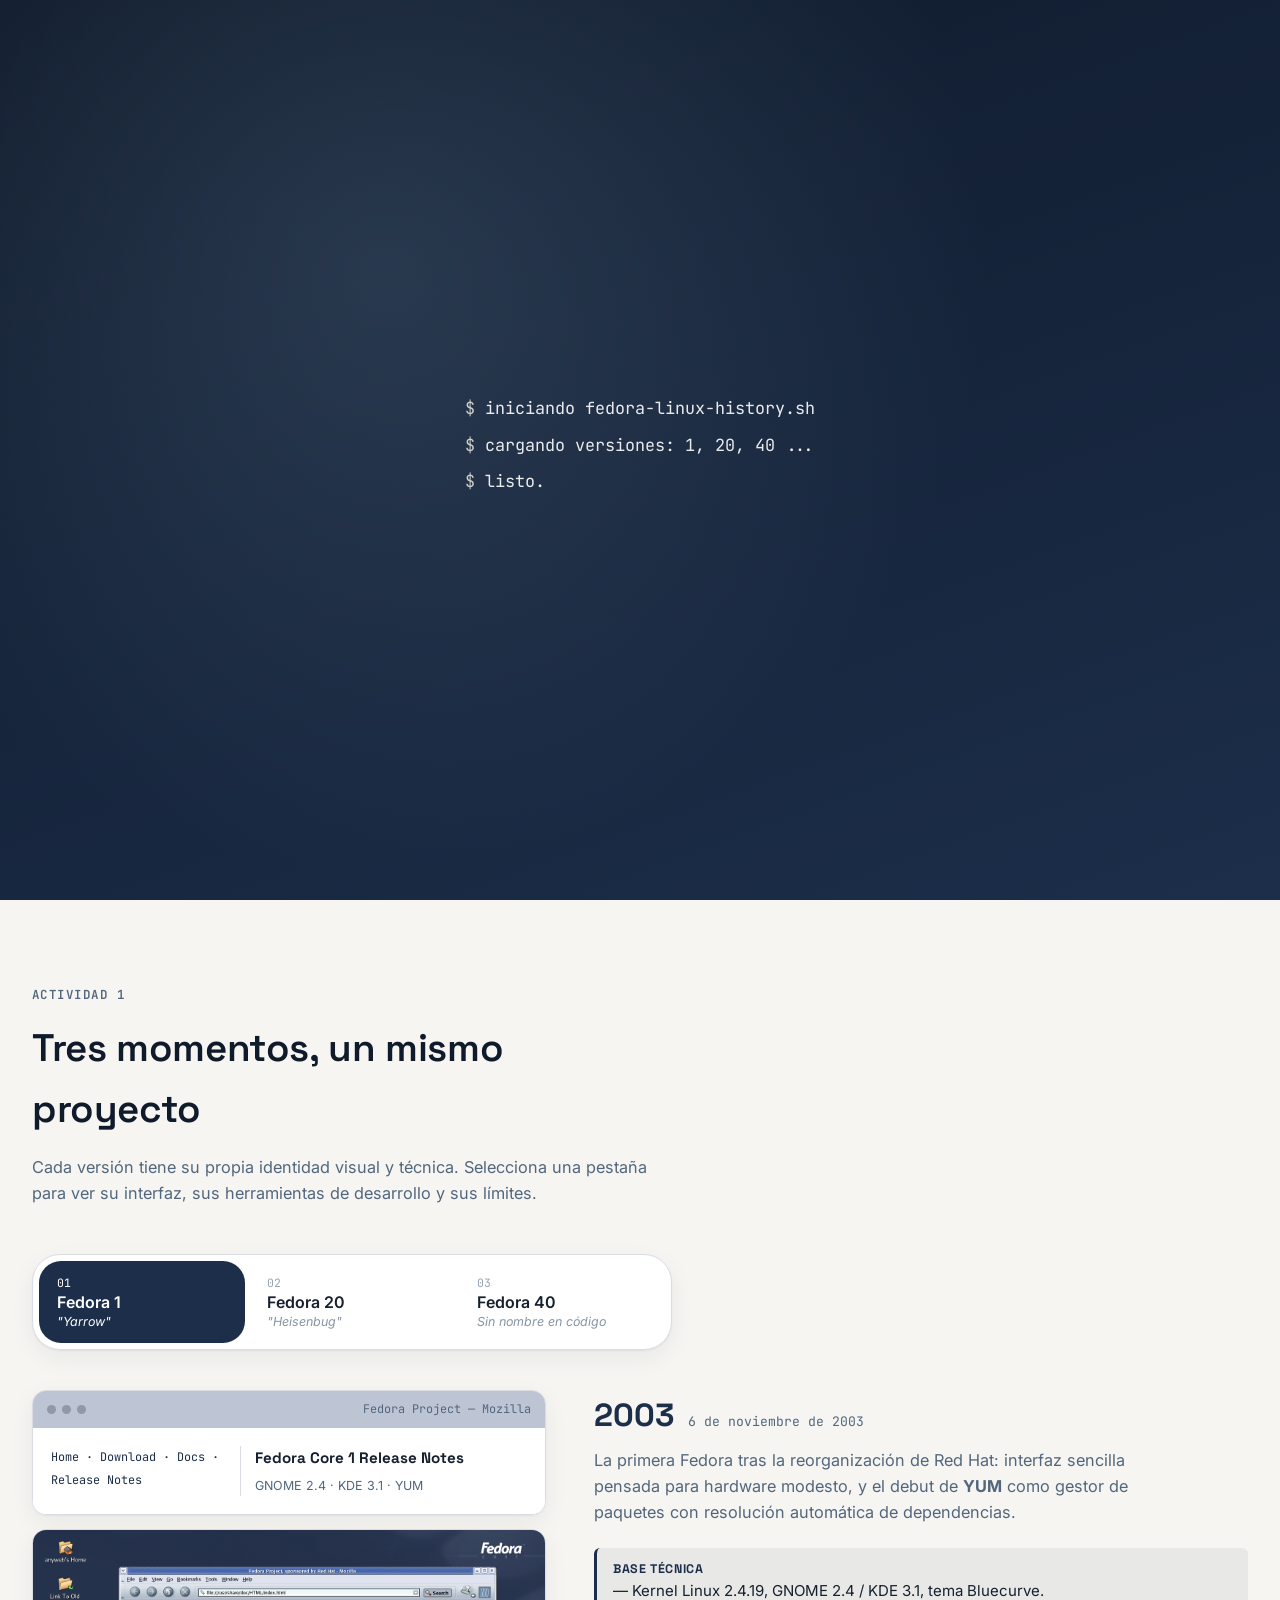
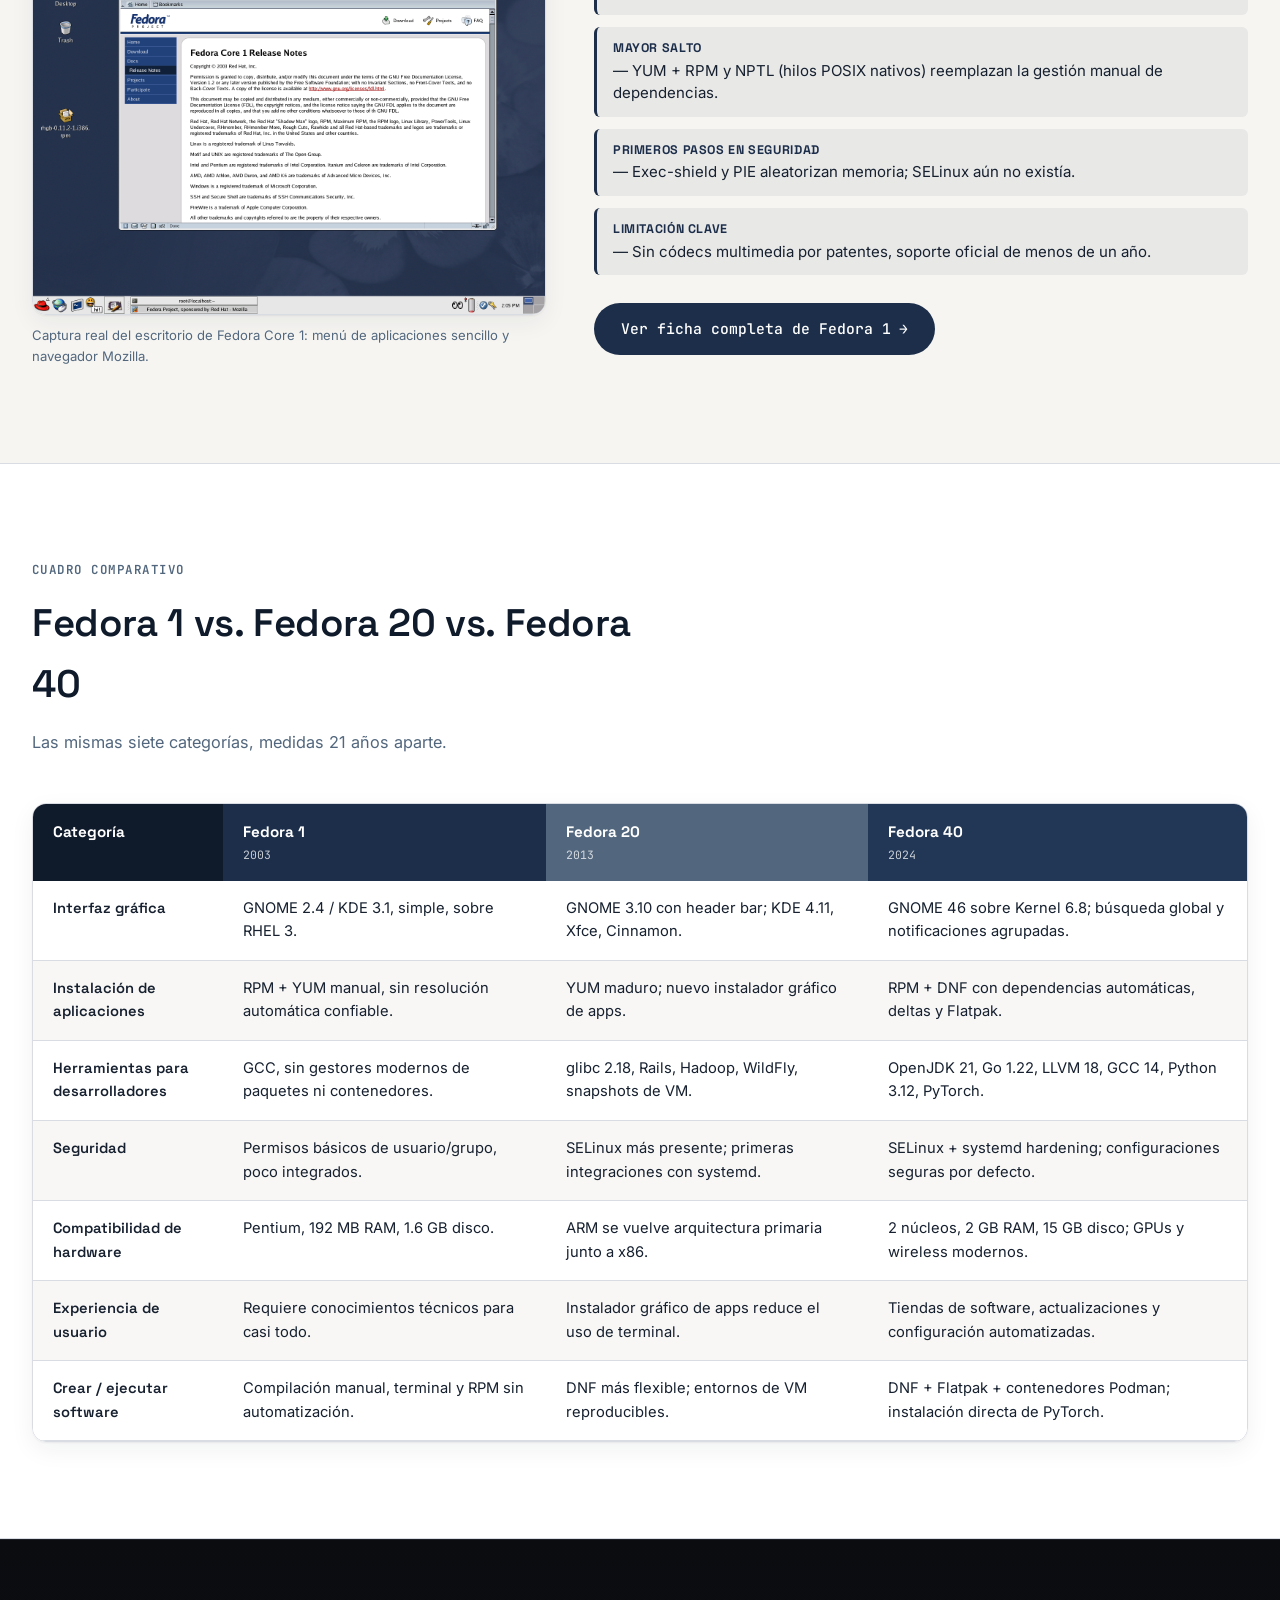
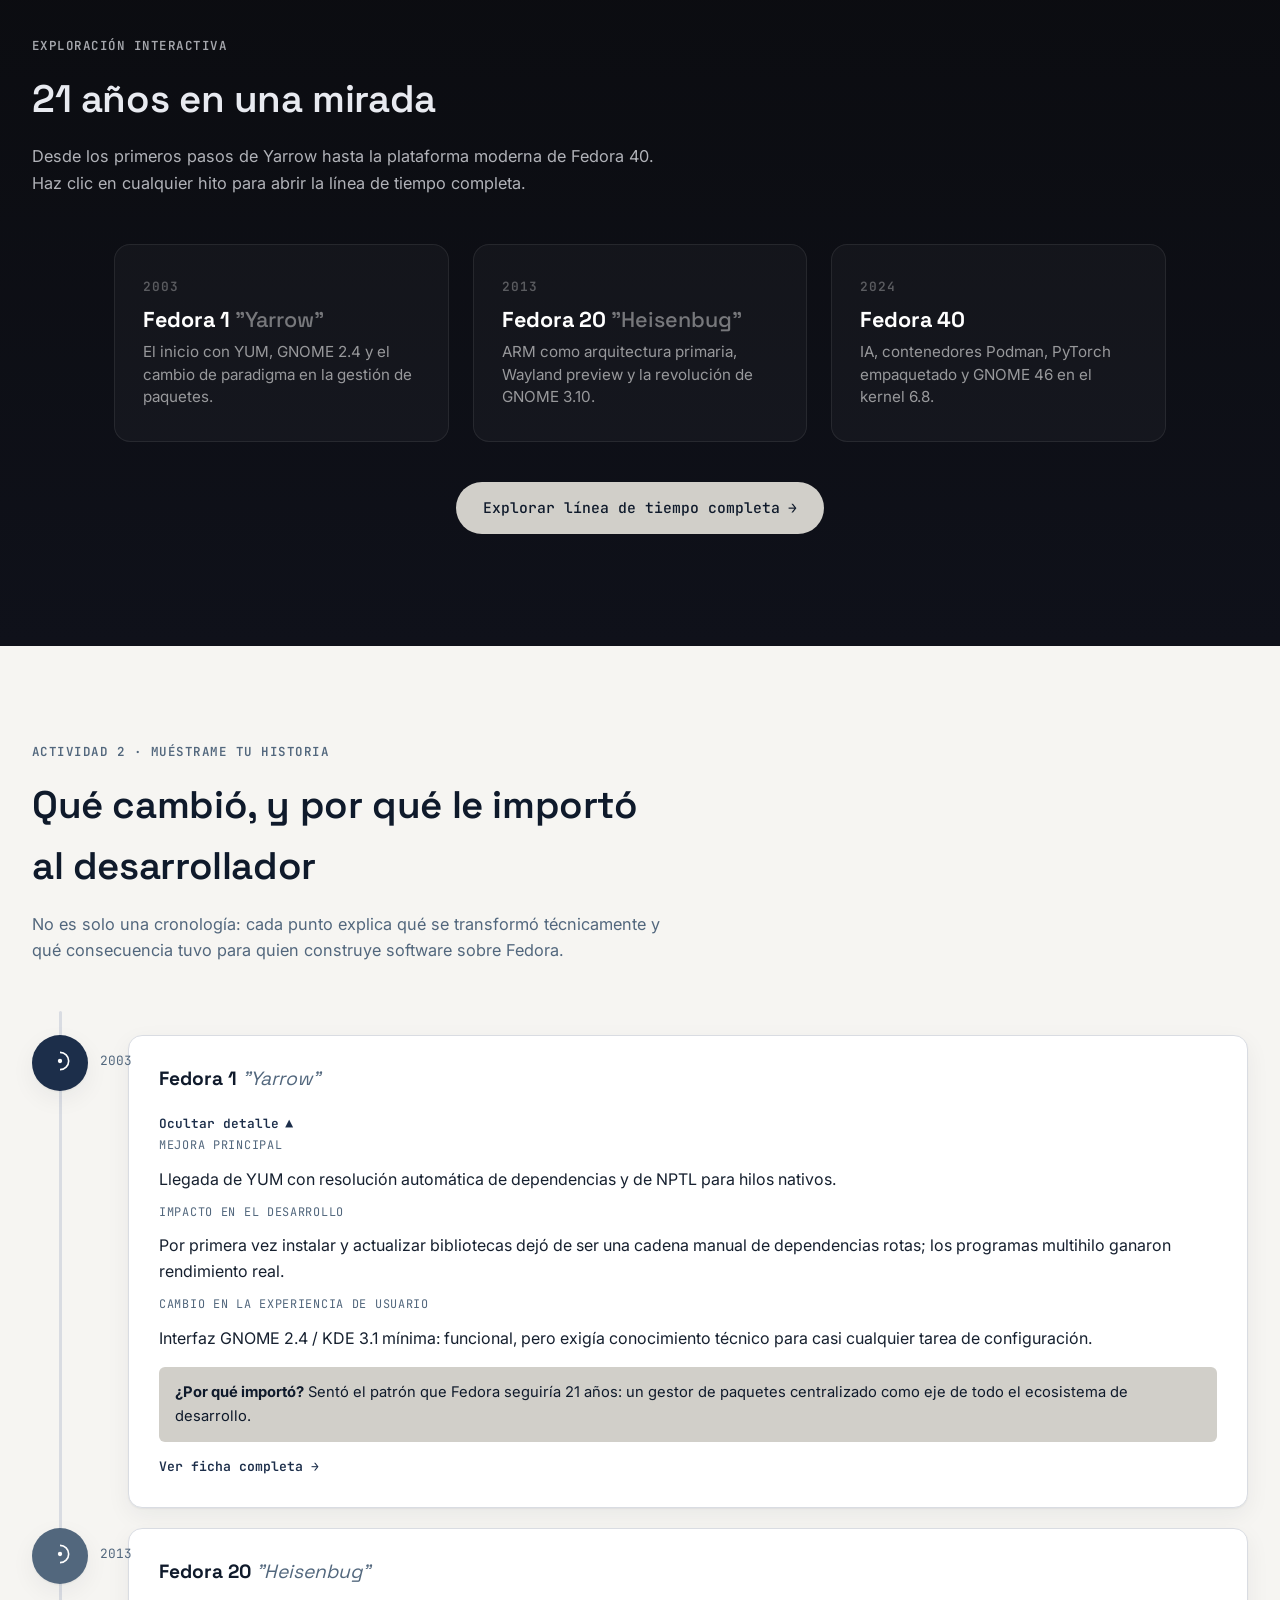
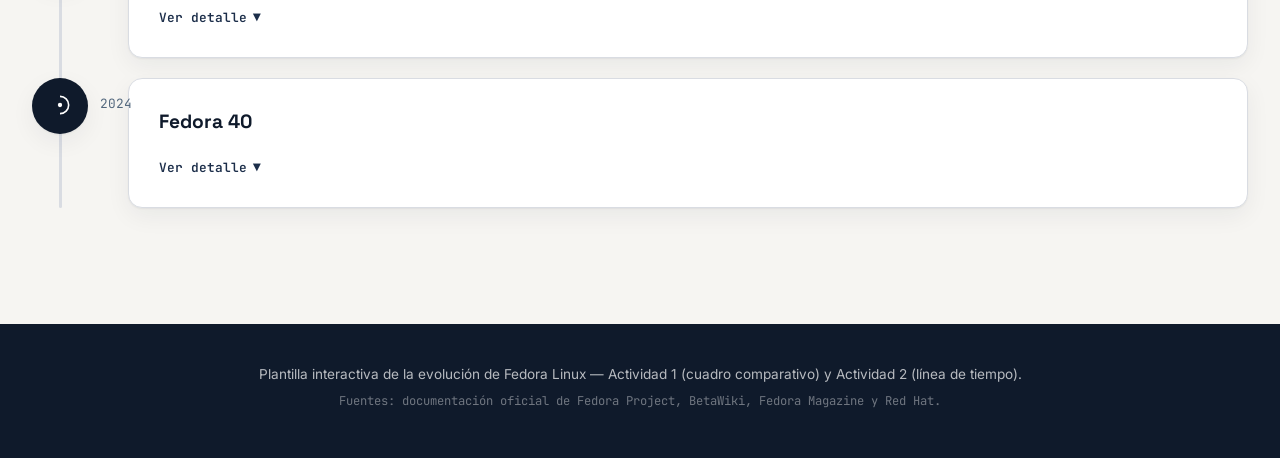
<file: index.html>
<!DOCTYPE html>
<html lang="es">
<head>
<meta charset="UTF-8">
<meta name="viewport" content="width=device-width, initial-scale=1.0">
<title>Fedora Linux · De Yarrow a la vanguardia</title>
<link rel="preconnect" href="https://fonts.googleapis.com">
<link rel="preconnect" href="https://fonts.gstatic.com" crossorigin>
<link href="https://fonts.googleapis.com/css2?family=Space+Grotesk:wght@400;500;600;700&family=Inter:wght@400;500;600;700&family=JetBrains+Mono:wght@400;500;600;700&display=swap" rel="stylesheet">
<link rel="stylesheet" href="css/styles.css">
<link rel="stylesheet" href="css/animations.css">
<link rel="stylesheet" href="css/fedora1-addon.css">

<style>
/* ===== VISTA PREVIA LÍNEA DE TIEMPO ===== */
.timeline-preview {
  background: linear-gradient(180deg, #0b0c10 0%, #0f111a 100%);
  border-top: 1px solid rgba(255,255,255,0.06);
}
.preview-grid {
  display: grid;
  grid-template-columns: repeat(3, 1fr);
  gap: 1.5rem;
  max-width: 1100px;
  margin: 0 auto;
  padding: 0 1.5rem;
}
.preview-card {
  display: block;
  background: rgba(255,255,255,0.03);
  border: 1px solid rgba(255,255,255,0.08);
  border-radius: 16px;
  padding: 2rem 1.75rem;
  text-decoration: none;
  color: inherit;
  transition: transform .25s ease, box-shadow .25s ease, border-color .25s ease;
  position: relative;
  overflow: hidden;
}
.preview-card::before {
  content: '';
  position: absolute;
  inset: 0;
  opacity: 0;
  transition: opacity .3s ease;
}
.preview-card--v1::before { background: radial-gradient(circle at 100% 0%, rgba(59,130,246,0.12), transparent 60%); }
.preview-card--v20::before { background: radial-gradient(circle at 100% 0%, rgba(168,85,247,0.12), transparent 60%); }
.preview-card--v40::before { background: radial-gradient(circle at 100% 0%, rgba(34,197,94,0.12), transparent 60%); }
.preview-card:hover::before { opacity: 1; }
.preview-card:hover {
  transform: translateY(-6px);
  border-color: rgba(255,255,255,0.18);
  box-shadow: 0 20px 40px rgba(0,0,0,0.35);
}
.preview-year {
  font-family: 'JetBrains Mono', monospace;
  font-size: .8rem;
  font-weight: 600;
  letter-spacing: 0.08em;
  text-transform: uppercase;
  opacity: .55;
  display: block;
  margin-bottom: .6rem;
}
.preview-card h3 {
  font-family: 'Space Grotesk', sans-serif;
  font-size: 1.35rem;
  font-weight: 700;
  margin: 0 0 .5rem;
  line-height: 1.2;
}
.preview-card h3 em {
  font-style: normal;
  opacity: .65;
  font-weight: 500;
}
.preview-card p {
  font-family: 'Inter', sans-serif;
  font-size: .95rem;
  line-height: 1.5;
  opacity: .75;
  margin: 0;
}
.preview-cta {
  text-align: center;
  margin-top: 2.5rem;
  padding-bottom: 1rem;
}
.preview-cta .btn {
  display: inline-flex;
  align-items: center;
  gap: .5rem;
}
@media (max-width: 768px) {
  .preview-grid { grid-template-columns: 1fr; max-width: 420px; }
}
</style>

</head>
<body>

<!-- ===================== CURSOR / BOOT OVERLAY ===================== -->
<div class="boot-overlay" id="bootOverlay" aria-hidden="true">
  <div class="boot-terminal">
    <p class="boot-line" data-text="iniciando fedora-linux-history.sh"></p>
    <p class="boot-line" data-text="cargando versiones: 1, 20, 40 ..."></p>
    <p class="boot-line" data-text="listo."></p>
  </div>
</div>

<!-- ===================== NAV ===================== -->
<header class="topnav" id="topnav">
  <div class="topnav__inner">
    <a href="#inicio" class="brand">
      <span class="brand__mark" aria-hidden="true">
        <svg viewBox="0 0 48 48" width="28" height="28">
          <circle cx="24" cy="24" r="21" fill="none" stroke="currentColor" stroke-width="2.4" opacity="0.35"/>
          <path d="M24 8 A16 16 0 0 1 24 40" fill="none" stroke="currentColor" stroke-width="2.4"/>
          <circle cx="24" cy="24" r="5" fill="currentColor"/>
        </svg>
      </span>
      <span class="brand__text">fedora<span class="brand__dim">.evolución</span></span>
    </a>
    <nav class="topnav__links">
      <a href="#versiones">Versiones</a>
      <a href="#comparativa">Comparativa</a>
      <a href="#linea-tiempo">Línea de tiempo</a>
    </nav>
    <button class="topnav__toggle" id="navToggle" aria-label="Abrir menú" aria-expanded="false">
      <span></span><span></span><span></span>
    </button>
  </div>
</header>

<!-- ===================== HERO ===================== -->
<section class="hero" id="inicio">
  <div class="hero__bg" aria-hidden="true"></div>
  <div class="hero__content reveal-on-load">
    <p class="eyebrow eyebrow--terminal"><span class="eyebrow__prompt">$</span> cat /etc/fedora-release</p>
    <h1 class="hero__title">
      De <span class="hl hl--v1">Yarrow</span> a la
      <span class="hl hl--v40">vanguardia</span>
    </h1>
    <p class="hero__subtitle">
      21 años de decisiones técnicas que moldearon la forma en que miles de desarrolladores
      instalan, compilan, aseguran y distribuyen software. Un recorrido por tres versiones
      clave de Fedora Linux — <strong>1</strong>, <strong>20</strong> y <strong>40</strong> —
      y lo que cada una cambió para siempre.
    </p>
    <div class="hero__cta">
      <a href="#versiones" class="btn btn--primary">Explorar versiones</a>
      <a href="#linea-tiempo" class="btn btn--ghost">Ver línea de tiempo</a>
    </div>
  </div>
  <div class="hero__scrollcue" aria-hidden="true"><span></span></div>
</section>

<!-- ===================== VERSIONES ===================== -->
<section class="section versions" id="versiones">
  <div class="section__head">
    <p class="eyebrow">Actividad 1</p>
    <h2 class="section__title">Tres momentos, un mismo proyecto</h2>
    <p class="section__desc">
      Cada versión tiene su propia identidad visual y técnica. Selecciona una pestaña para
      ver su interfaz, sus herramientas de desarrollo y sus límites.
    </p>
  </div>

  <div class="tabs" role="tablist" aria-label="Versiones de Fedora">
    <button class="tab tab--v1 is-active" role="tab" aria-selected="true" aria-controls="panel-v1" id="tab-v1" data-version="v1">
      <span class="tab__num">01</span>
      <span class="tab__name">Fedora 1</span>
      <span class="tab__code">"Yarrow"</span>
    </button>
    <button class="tab tab--v20" role="tab" aria-selected="false" aria-controls="panel-v20" id="tab-v20" data-version="v20">
      <span class="tab__num">02</span>
      <span class="tab__name">Fedora 20</span>
      <span class="tab__code">"Heisenbug"</span>
    </button>
    <button class="tab tab--v40" role="tab" aria-selected="false" aria-controls="panel-v40" id="tab-v40" data-version="v40">
      <span class="tab__num">03</span>
      <span class="tab__name">Fedora 40</span>
      <span class="tab__code">Sin nombre en código</span>
    </button>
  </div>

  <!-- PANEL FEDORA 1 -->
  <article class="panel panel--v1 is-active" id="panel-v1" role="tabpanel" aria-labelledby="tab-v1">
    <div class="panel__grid">
      <div class="panel__visual">
        <div class="mockwin mockwin--v1" aria-hidden="true">
          <div class="mockwin__bar">
            <span></span><span></span><span></span>
            <em>Fedora Project — Mozilla</em>
          </div>
          <div class="mockwin__body mockwin__body--v1">
            <div class="mockwin__panel">Home · Download · Docs · Release&nbsp;Notes</div>
            <div class="mockwin__text">
              <strong>Fedora Core 1 Release Notes</strong>
              <span>GNOME 2.4 · KDE 3.1 · YUM</span>
            </div>
          </div>
        </div>
        <img class="panel__screenshot" src="assets/fedora1-screenshot.png" alt="Escritorio de Fedora Core 1 mostrando el navegador con las notas de la versión">
        <figcaption class="panel__caption">Captura real del escritorio de Fedora Core 1: menú de aplicaciones sencillo y navegador Mozilla.</figcaption>
      </div>

      <div class="panel__info">
        <div class="version-meta">
          <span class="version-meta__year">2003</span>
          <span class="version-meta__date">6 de noviembre de 2003</span>
        </div>

        <p class="panel__lede">
          La primera Fedora tras la reorganización de Red Hat: interfaz sencilla pensada
          para hardware modesto, y el debut de <strong>YUM</strong> como gestor de paquetes
          con resolución automática de dependencias.
        </p>

        <ul class="fact-list">
          <li><strong>Base técnica</strong> — Kernel Linux 2.4.19, GNOME 2.4 / KDE 3.1, tema Bluecurve.</li>
          <li><strong>Mayor salto</strong> — YUM + RPM y NPTL (hilos POSIX nativos) reemplazan la gestión manual de dependencias.</li>
          <li><strong>Primeros pasos en seguridad</strong> — Exec-shield y PIE aleatorizan memoria; SELinux aún no existía.</li>
          <li><strong>Limitación clave</strong> — Sin códecs multimedia por patentes, soporte oficial de menos de un año.</li>
        </ul>

        <a class="btn btn--v1-detail" href="fedora1.html">
          Ver ficha completa de Fedora 1 <span aria-hidden="true">→</span>
        </a>
      </div>
    </div>
  </article>

  <!-- PANEL FEDORA 20 -->
  <article class="panel panel--v20" id="panel-v20" role="tabpanel" aria-labelledby="tab-v20" hidden>
    <div class="panel__grid">
      <div class="panel__visual">
        <div class="mockwin mockwin--v20" aria-hidden="true">
          <div class="mockwin__bar mockwin__bar--v20">
            <span class="mockwin__headerbar">Actividades</span>
          </div>
          <div class="mockwin__body mockwin__body--v20">
            <div class="mockwin__tile">gnome-music</div>
            <div class="mockwin__tile">gnome-maps</div>
            <div class="mockwin__tile">Software</div>
            <div class="mockwin__tile">Terminal</div>
          </div>
        </div>
        <figcaption class="panel__caption">Recreación de la barra de cabecera («header bar») introducida por GNOME 3.10, que fusiona título y barra de herramientas.</figcaption>
      </div>

      <div class="panel__info">
        <div class="version-meta">
          <span class="version-meta__year">2013</span>
          <span class="version-meta__date">17 de diciembre de 2013 · 10º aniversario de Fedora</span>
        </div>
        <h3>Interfaz gráfica</h3>
        <p>GNOME 3.10 por defecto, con la nueva <strong>header bar</strong> que colapsa el título y la barra de herramientas en un solo elemento. KDE Plasma 4.11, Xfce 4.10, Cinnamon 2.0 y Enlightenment 0.18 disponibles como spins alternativos. Kernel Linux 3.11.</p>

        <h3>Mejora principal</h3>
        <p>ARM (armv7hl) se convierte en <strong>arquitectura primaria</strong> junto a x86, y llega una vista previa técnica de <strong>Wayland</strong> como reemplazo futuro de X11. Nuevas apps nativas: gnome-music y gnome-maps.</p>

        <h3>Impacto en el desarrollo de software</h3>
        <ul class="chip-list">
          <li>glibc 2.18</li>
          <li>Ruby on Rails actualizado</li>
          <li>Apache Hadoop</li>
          <li>WildFly (Java EE)</li>
          <li>virt-manager con snapshots</li>
        </ul>
        <p>El soporte de caché SSD (Bcache / dm-cache) y la gestión de instantáneas de máquinas virtuales facilitan montar entornos de prueba reproducibles, algo clave para equipos que ya trabajaban con integración continua.</p>

        <h3>Cambio en la experiencia de usuario</h3>
        <p>Un nuevo instalador gráfico de aplicaciones reemplaza los frontends de gnome-packagekit, reduciendo la dependencia de la terminal para tareas cotidianas. La versión se dedicó a Seth Vidal, creador de YUM, en reconocimiento a su legado.</p>
      </div>
    </div>
  </article>

  <!-- PANEL FEDORA 40 -->
  <article class="panel panel--v40" id="panel-v40" role="tabpanel" aria-labelledby="tab-v40" hidden>
    <div class="panel__grid">
      <div class="panel__visual">
        <div class="mockwin mockwin--v40" aria-hidden="true">
          <div class="mockwin__bar mockwin__bar--v40">
            <span class="mockwin__dot"></span>
            <span class="mockwin__search">Buscar en todo el sistema…</span>
          </div>
          <div class="mockwin__body mockwin__body--v40">
            <div class="mockwin__card">Archivos</div>
            <div class="mockwin__card">Configuración</div>
            <div class="mockwin__card">Software</div>
            <div class="mockwin__card mockwin__card--accent">Terminal + Podman</div>
          </div>
        </div>
        <figcaption class="panel__caption">Recreación de GNOME 46: búsqueda global, notificaciones agrupadas y ajustes reorganizados.</figcaption>
      </div>

      <div class="panel__info">
        <div class="version-meta">
          <span class="version-meta__year">2024</span>
          <span class="version-meta__date">23 de abril de 2024</span>
        </div>
        <h3>Interfaz gráfica</h3>
        <p>GNOME 46 sobre Kernel Linux 6.8. La búsqueda global mejora en el gestor de archivos Nautilus, el sistema de notificaciones se agrupa por app y el panel de Ajustes queda reorganizado con un nuevo menú «Sistema».</p>

        <h3>Mejora principal</h3>
        <p><strong>RPM + DNF</strong> resuelven dependencias externas automáticamente, con soporte para actualizaciones delta y Flatpak, además de repositorios de terceros como RPM Fusion. Las instalaciones son más automatizadas y con menos fricción que en 2003.</p>

        <h3>Herramientas para desarrolladores</h3>
        <ul class="chip-list">
          <li>OpenJDK 21</li>
          <li>Go 1.22</li>
          <li>LLVM 18.1</li>
          <li>GCC 14</li>
          <li>Python 3.12</li>
          <li>PyTorch (por primera vez empaquetado)</li>
        </ul>
        <p>Soporte de primera clase para frameworks de IA y contenedores con <strong>Podman</strong>, facilitando la distribución y actualización de aplicaciones sin depender de una única herramienta.</p>

        <h3>Seguridad</h3>
        <p>Mejoras en <strong>SELinux</strong> integradas con systemd y configuraciones orientadas a proteger el sistema por defecto, en contraste con los mecanismos básicos de permisos de usuario y grupo de las primeras versiones.</p>

        <h3>Compatibilidad y experiencia de usuario</h3>
        <p>Compatible con hardware moderno (GPU, dispositivos inalámbricos, CPUs actuales). Requisitos mínimos: procesador de 2 núcleos, 2 GB de RAM y 15 GB de almacenamiento. Instalaciones gráficas, tiendas de software y configuración automatizada reemplazan buena parte del trabajo manual que exigía Fedora 1.</p>
      </div>
    </div>
  </article>
</section>

<!-- ===================== COMPARATIVA ===================== -->
<section class="section compare" id="comparativa">
  <div class="section__head">
    <p class="eyebrow">Cuadro comparativo</p>
    <h2 class="section__title">Fedora 1 vs. Fedora 20 vs. Fedora 40</h2>
    <p class="section__desc">Las mismas siete categorías, medidas 21 años aparte.</p>
  </div>

  <div class="table-wrap">
    <table class="compare-table">
      <thead>
        <tr>
          <th class="th-category">Categoría</th>
          <th class="th-v1">Fedora 1 <span>2003</span></th>
          <th class="th-v20">Fedora 20 <span>2013</span></th>
          <th class="th-v40">Fedora 40 <span>2024</span></th>
        </tr>
      </thead>
      <tbody>
        <tr>
          <td class="row-label">Interfaz gráfica</td>
          <td>GNOME 2.4 / KDE 3.1, simple, sobre RHEL 3.</td>
          <td>GNOME 3.10 con header bar; KDE 4.11, Xfce, Cinnamon.</td>
          <td>GNOME 46 sobre Kernel 6.8; búsqueda global y notificaciones agrupadas.</td>
        </tr>
        <tr>
          <td class="row-label">Instalación de aplicaciones</td>
          <td>RPM + YUM manual, sin resolución automática confiable.</td>
          <td>YUM maduro; nuevo instalador gráfico de apps.</td>
          <td>RPM + DNF con dependencias automáticas, deltas y Flatpak.</td>
        </tr>
        <tr>
          <td class="row-label">Herramientas para desarrolladores</td>
          <td>GCC, sin gestores modernos de paquetes ni contenedores.</td>
          <td>glibc 2.18, Rails, Hadoop, WildFly, snapshots de VM.</td>
          <td>OpenJDK 21, Go 1.22, LLVM 18, GCC 14, Python 3.12, PyTorch.</td>
        </tr>
        <tr>
          <td class="row-label">Seguridad</td>
          <td>Permisos básicos de usuario/grupo, poco integrados.</td>
          <td>SELinux más presente; primeras integraciones con systemd.</td>
          <td>SELinux + systemd hardening; configuraciones seguras por defecto.</td>
        </tr>
        <tr>
          <td class="row-label">Compatibilidad de hardware</td>
          <td>Pentium, 192 MB RAM, 1.6 GB disco.</td>
          <td>ARM se vuelve arquitectura primaria junto a x86.</td>
          <td>2 núcleos, 2 GB RAM, 15 GB disco; GPUs y wireless modernos.</td>
        </tr>
        <tr>
          <td class="row-label">Experiencia de usuario</td>
          <td>Requiere conocimientos técnicos para casi todo.</td>
          <td>Instalador gráfico de apps reduce el uso de terminal.</td>
          <td>Tiendas de software, actualizaciones y configuración automatizadas.</td>
        </tr>
        <tr>
          <td class="row-label">Crear / ejecutar software</td>
          <td>Compilación manual, terminal y RPM sin automatización.</td>
          <td>DNF más flexible; entornos de VM reproducibles.</td>
          <td>DNF + Flatpak + contenedores Podman; instalación directa de PyTorch.</td>
        </tr>
      </tbody>
    </table>
  </div>
</section>

<!-- ===================== VISTA PREVIA LÍNEA DE TIEMPO ===================== -->
<section class="section timeline-preview" id="timeline-preview">
  <div class="section__head">
    <p class="eyebrow">Exploración interactiva</p>
    <h2 class="section__title">21 años en una mirada</h2>
    <p class="section__desc">
      Desde los primeros pasos de Yarrow hasta la plataforma moderna de Fedora 40.
      Haz clic en cualquier hito para abrir la línea de tiempo completa.
    </p>
  </div>

  <div class="preview-grid">
    <a href="linea_de_tiempo.html" class="preview-card preview-card--v1">
      <span class="preview-year">2003</span>
      <h3>Fedora 1 <em>"Yarrow"</em></h3>
      <p>El inicio con YUM, GNOME 2.4 y el cambio de paradigma en la gestión de paquetes.</p>
    </a>

    <a href="linea_de_tiempo.html" class="preview-card preview-card--v20">
      <span class="preview-year">2013</span>
      <h3>Fedora 20 <em>"Heisenbug"</em></h3>
      <p>ARM como arquitectura primaria, Wayland preview y la revolución de GNOME 3.10.</p>
    </a>

    <a href="linea_de_tiempo.html" class="preview-card preview-card--v40">
      <span class="preview-year">2024</span>
      <h3>Fedora 40</h3>
      <p>IA, contenedores Podman, PyTorch empaquetado y GNOME 46 en el kernel 6.8.</p>
    </a>
  </div>

  <div class="preview-cta">
    <a href="linea_de_tiempo.html" class="btn btn--primary">
      Explorar línea de tiempo completa <span aria-hidden="true">→</span>
    </a>
  </div>
</section>

<!-- ===================== LÍNEA DE TIEMPO ===================== -->
<section class="section timeline-section" id="linea-tiempo">
  <div class="section__head">
    <p class="eyebrow">Actividad 2 · Muéstrame tu historia</p>
    <h2 class="section__title">Qué cambió, y por qué le importó al desarrollador</h2>
    <p class="section__desc">
      No es solo una cronología: cada punto explica qué se transformó técnicamente
      y qué consecuencia tuvo para quien construye software sobre Fedora.
    </p>
  </div>

  <div class="timeline" id="timeline">
    <div class="timeline__track" aria-hidden="true"></div>
    <div class="timeline__fill" id="timelineFill" aria-hidden="true"></div>

    <div class="tl-item tl-item--v1" data-node="v1">
      <button class="tl-node" aria-expanded="false" aria-controls="tl-card-v1">
        <span class="tl-node__logo">
          <svg viewBox="0 0 48 48" width="26" height="26"><path d="M24 8 A16 16 0 0 1 24 40" fill="none" stroke="#fff" stroke-width="3"/><circle cx="24" cy="24" r="4" fill="#fff"/></svg>
        </span>
      </button>
      <span class="tl-year">2003</span>
      <div class="tl-card" id="tl-card-v1">
        <h3>Fedora 1 <em>"Yarrow"</em></h3>
        <dl>
          <dt>Mejora principal</dt>
          <dd>Llegada de YUM con resolución automática de dependencias y de NPTL para hilos nativos.</dd>
          <dt>Impacto en el desarrollo</dt>
          <dd>Por primera vez instalar y actualizar bibliotecas dejó de ser una cadena manual de dependencias rotas; los programas multihilo ganaron rendimiento real.</dd>
          <dt>Cambio en la experiencia de usuario</dt>
          <dd>Interfaz GNOME 2.4 / KDE 3.1 mínima: funcional, pero exigía conocimiento técnico para casi cualquier tarea de configuración.</dd>
        </dl>
        <p class="tl-why">
          <strong>¿Por qué importó?</strong> Sentó el patrón que Fedora seguiría 21 años:
          un gestor de paquetes centralizado como eje de todo el ecosistema de desarrollo.
        </p>
        <a class="tl-more" href="fedora1.html">Ver ficha completa →</a>
      </div>
    </div>

    <div class="tl-item tl-item--v20" data-node="v20">
      <button class="tl-node" aria-expanded="false" aria-controls="tl-card-v20">
        <span class="tl-node__logo">
          <svg viewBox="0 0 48 48" width="26" height="26"><path d="M24 8 A16 16 0 0 1 24 40" fill="none" stroke="#fff" stroke-width="3"/><circle cx="24" cy="24" r="4" fill="#fff"/></svg>
        </span>
      </button>
      <span class="tl-year">2013</span>
      <div class="tl-card" id="tl-card-v20">
        <h3>Fedora 20 <em>"Heisenbug"</em></h3>
        <dl>
          <dt>Mejora principal</dt>
          <dd>ARM pasa a ser arquitectura primaria y aparece la primera vista previa de Wayland junto a la header bar de GNOME 3.10.</dd>
          <dt>Impacto en el desarrollo</dt>
          <dd>Los desarrolladores ganan objetivos de despliegue reales en dispositivos ARM, snapshots de VM para probar cambios sin miedo, y actualizaciones de Rails, Hadoop y WildFly listas para producción web y de datos.</dd>
          <dt>Cambio en la experiencia de usuario</dt>
          <dd>La header bar fusiona título y barra de herramientas; un nuevo instalador gráfico de apps reduce la dependencia de la terminal para el usuario final.</dd>
        </dl>
        <p class="tl-why">
          <strong>¿Por qué importó?</strong> Marcó el giro de Fedora hacia la nube y los dispositivos
          móviles, además del punto en que "instalar software" empezó a dejar de ser sinónimo de terminal.
        </p>
      </div>
    </div>

    <div class="tl-item tl-item--v40" data-node="v40">
      <button class="tl-node" aria-expanded="false" aria-controls="tl-card-v40">
        <span class="tl-node__logo">
          <svg viewBox="0 0 48 48" width="26" height="26"><path d="M24 8 A16 16 0 0 1 24 40" fill="none" stroke="#fff" stroke-width="3"/><circle cx="24" cy="24" r="4" fill="#fff"/></svg>
        </span>
      </button>
      <span class="tl-year">2024</span>
      <div class="tl-card" id="tl-card-v40">
        <h3>Fedora 40</h3>
        <dl>
          <dt>Mejora principal</dt>
          <dd>RPM + DNF resuelven dependencias externas automáticamente, con Flatpak, actualizaciones delta y repositorios de terceros como RPM Fusion integrados de forma fluida.</dd>
          <dt>Impacto en el desarrollo</dt>
          <dd>Soporte directo para OpenJDK 21, Go 1.22, LLVM 18, Python 3.12 y, por primera vez, PyTorch empaquetado oficialmente; Podman facilita distribuir software en contenedores sin fricción.</dd>
          <dt>Cambio en la experiencia de usuario</dt>
          <dd>Búsqueda global en archivos, notificaciones agrupadas por app y un panel de Ajustes reorganizado hacen que configurar el sistema ya no requiera conocimientos técnicos previos.</dd>
        </dl>
        <p class="tl-why">
          <strong>¿Por qué importó?</strong> Consolidó a Fedora como una plataforma lista para IA y
          contenedores desde el primer arranque, cerrando la brecha entre "instalar un sistema" y
          "tener un entorno de desarrollo completo".
        </p>
      </div>
    </div>
  </div>
</section>

<footer class="footer">
  <p>Plantilla interactiva de la evolución de Fedora Linux — Actividad 1 (cuadro comparativo) y Actividad 2 (línea de tiempo).</p>
  <p class="footer__sources">Fuentes: documentación oficial de Fedora Project, BetaWiki, Fedora Magazine y Red Hat.</p>
</footer>

<script src="js/script.js"></script>
</body>
</html>
</file>
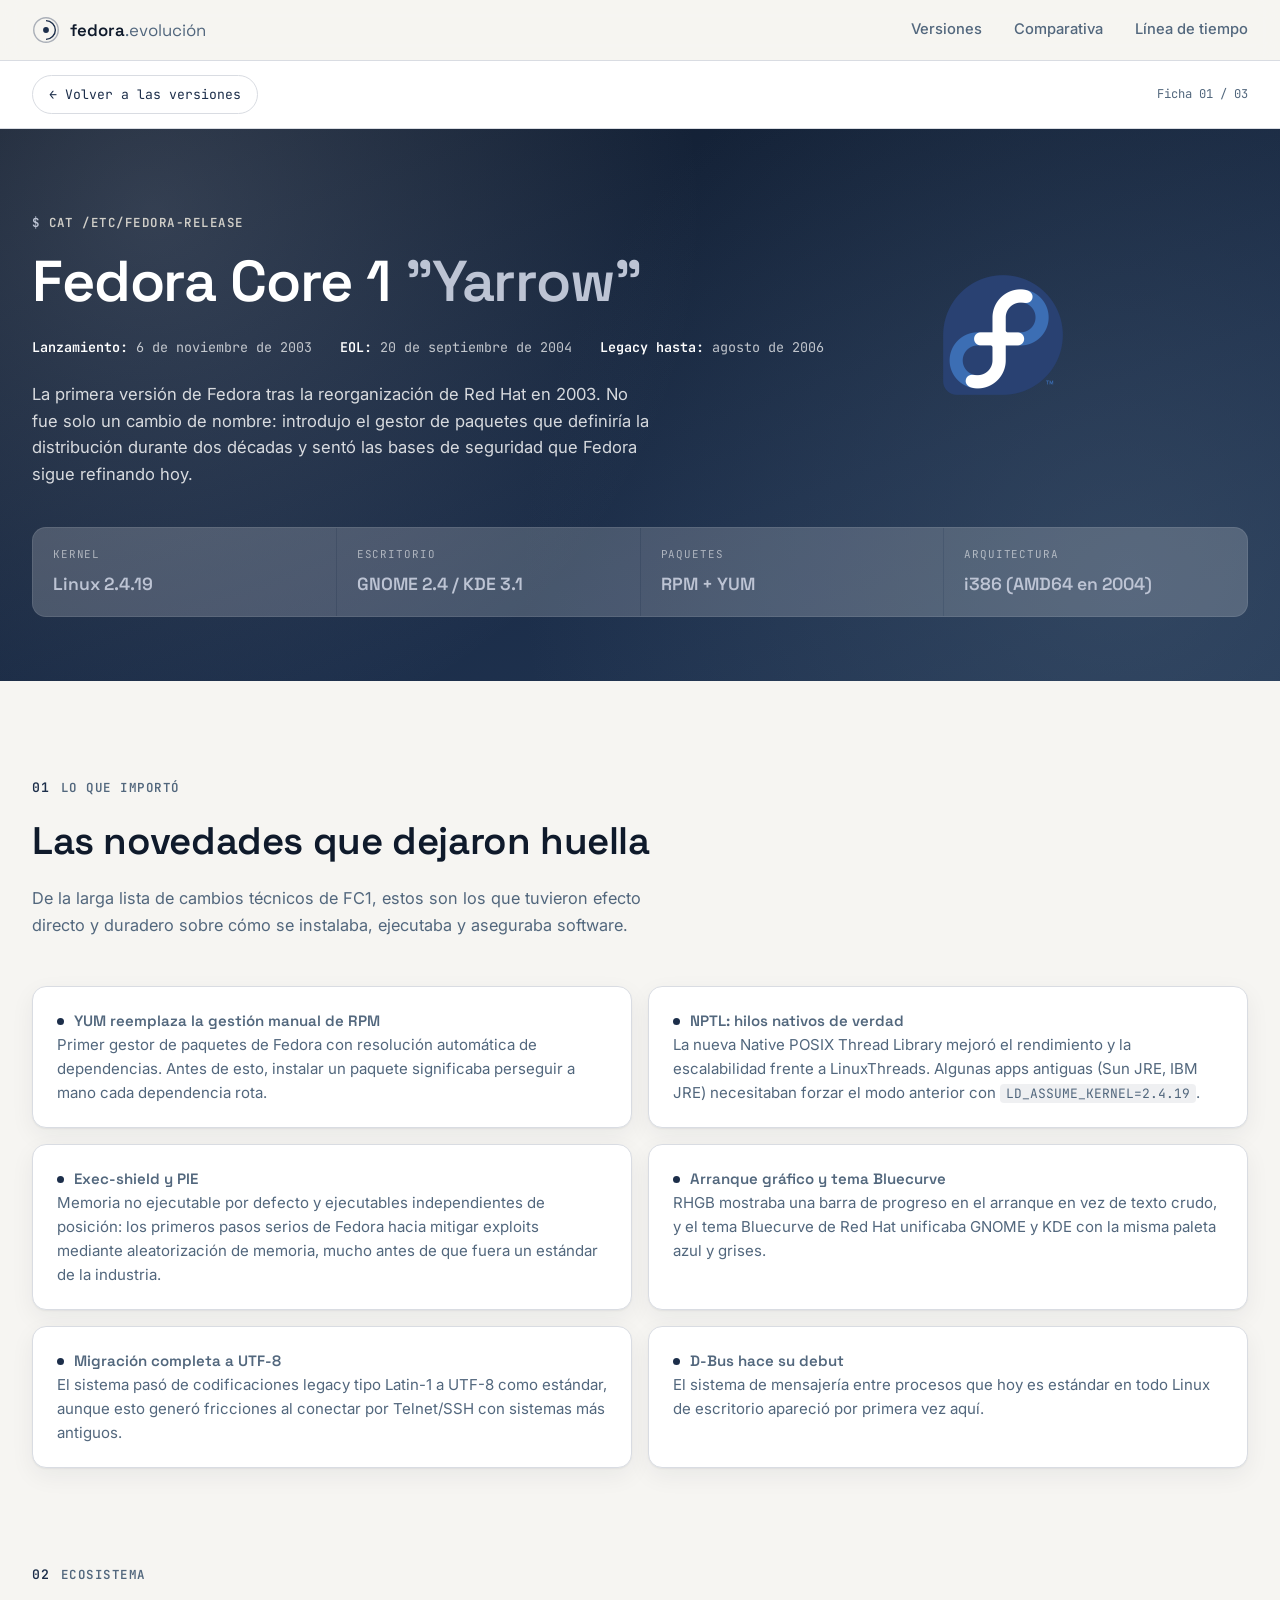
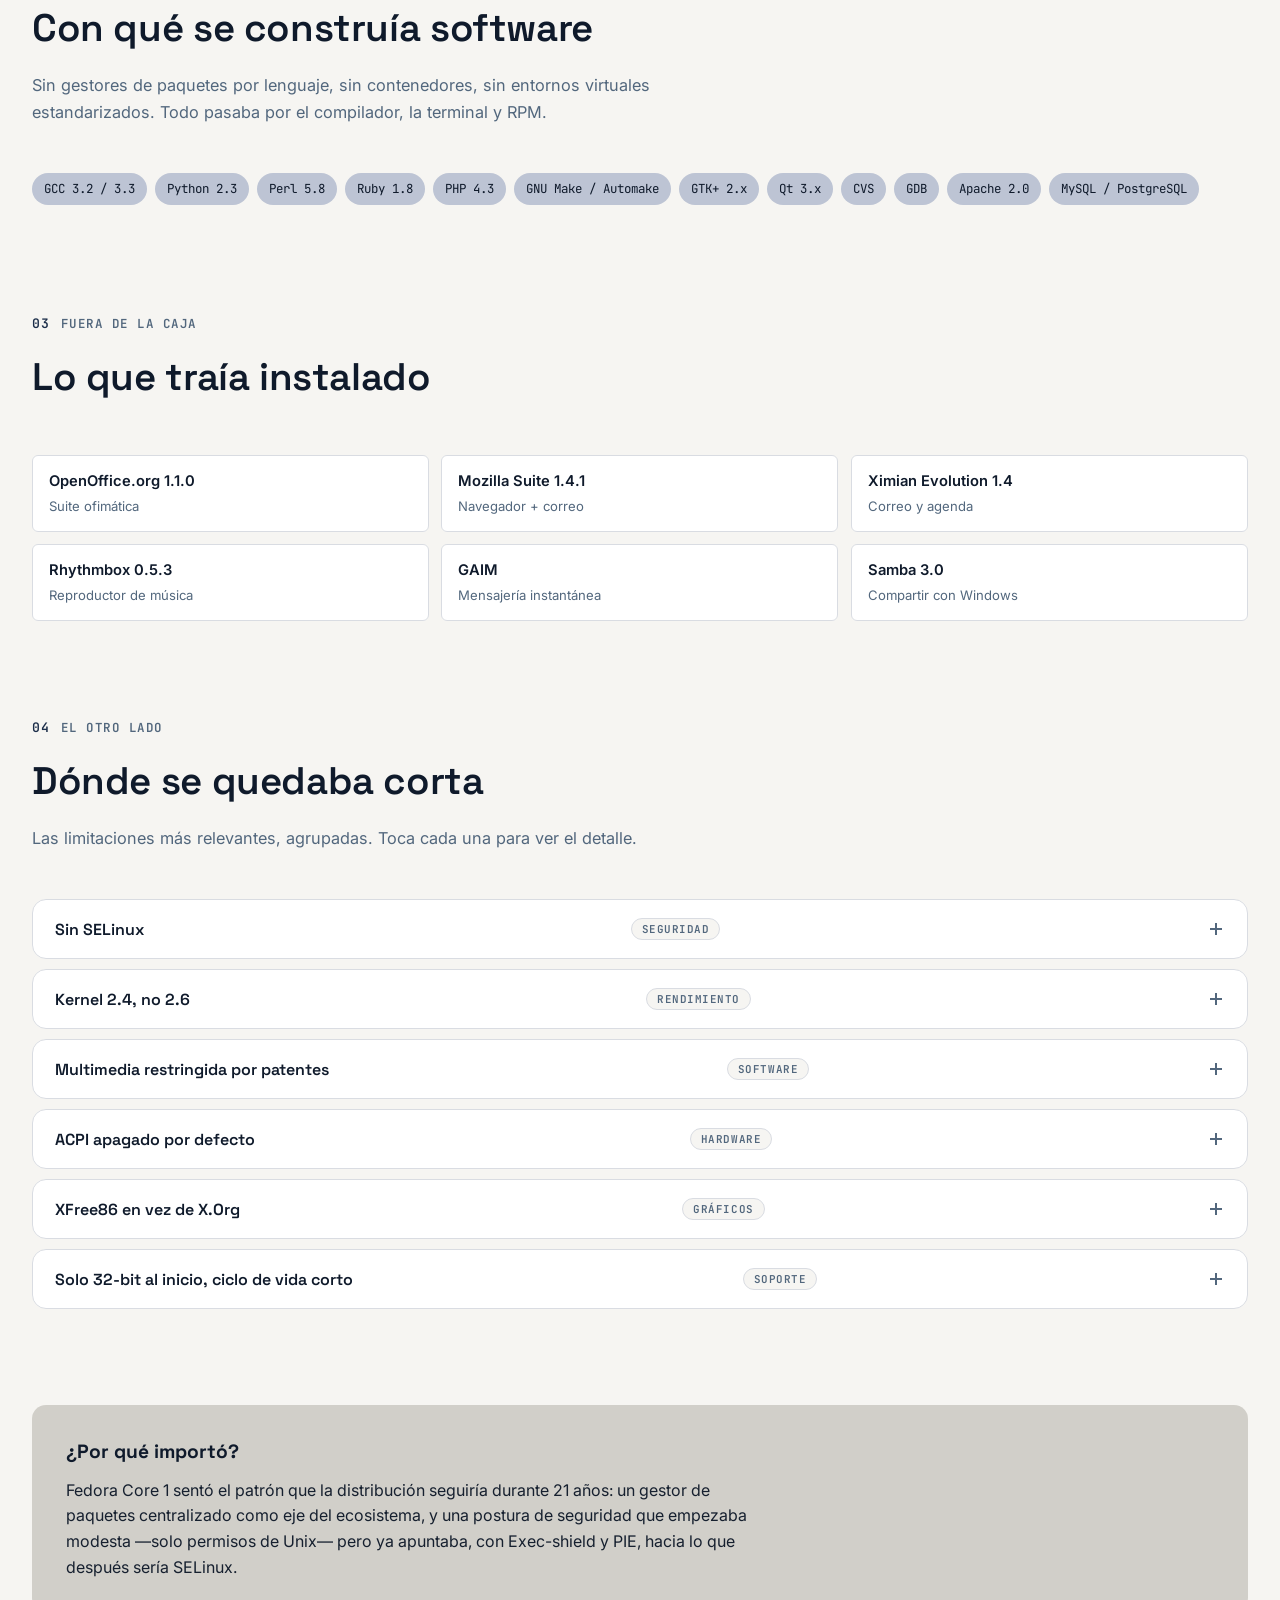
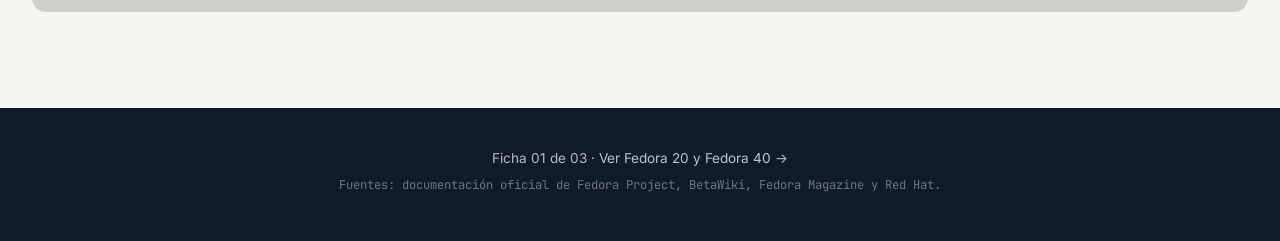
<file: fedora1.html>
<!DOCTYPE html>
<html lang="es">
<head>
<meta charset="UTF-8">
<meta name="viewport" content="width=device-width, initial-scale=1.0">
<title>Fedora Core 1 "Yarrow" · Ficha a fondo</title>
<link rel="preconnect" href="https://fonts.googleapis.com">
<link rel="preconnect" href="https://fonts.gstatic.com" crossorigin>
<link href="https://fonts.googleapis.com/css2?family=Space+Grotesk:wght@400;500;600;700&family=Inter:wght@400;500;600;700&family=JetBrains+Mono:wght@400;500;600;700&display=swap" rel="stylesheet">
<link rel="stylesheet" href="css/styles.css">
<link rel="stylesheet" href="css/animations.css">
<link rel="stylesheet" href="css/fedora1.css">
</head>
<body>

<!-- ===================== NAV (igual que index.html) ===================== -->
<header class="topnav">
  <div class="topnav__inner">
    <a href="index.html#inicio" class="brand">
      <span class="brand__mark" aria-hidden="true">
        <svg viewBox="0 0 48 48" width="28" height="28">
          <circle cx="24" cy="24" r="21" fill="none" stroke="currentColor" stroke-width="2.4" opacity="0.35"/>
          <path d="M24 8 A16 16 0 0 1 24 40" fill="none" stroke="currentColor" stroke-width="2.4"/>
          <circle cx="24" cy="24" r="5" fill="currentColor"/>
        </svg>
      </span>
      <span class="brand__text">fedora<span class="brand__dim">.evolución</span></span>
    </a>
    <nav class="topnav__links">
      <a href="index.html#versiones">Versiones</a>
      <a href="index.html#comparativa">Comparativa</a>
      <a href="index.html#linea-tiempo">Línea de tiempo</a>
    </nav>
  </div>
</header>

<!-- ===================== SUBNAV: volver ===================== -->
<div class="subnav">
  <div class="subnav__inner">
    <a href="index.html#versiones" class="back-link">&larr; Volver a las versiones</a>
    <span class="subnav__tag">Ficha 01 / 03</span>
  </div>
</div>

<!-- ===================== HERO DE LA FICHA ===================== -->
<section class="f1-hero">
  <div class="f1-hero__bg" aria-hidden="true"></div>
  <div class="f1-hero__logo" aria-hidden="true">
    <img src="assets/logoF.png" alt="" width="120" height="120">
  </div>
  <div class="f1-hero__inner reveal-on-load">
    <p class="eyebrow eyebrow--terminal"><span class="eyebrow__prompt">$</span> cat /etc/fedora-release</p>
    <h1 class="f1-hero__title">Fedora Core 1 <em>"Yarrow"</em></h1>

    <div class="f1-hero__meta">
      <span><b>Lanzamiento:</b> 6 de noviembre de 2003</span>
      <span><b>EOL:</b> 20 de septiembre de 2004</span>
      <span><b>Legacy hasta:</b> agosto de 2006</span>
    </div>

    <p class="f1-hero__lede">
      La primera versión de Fedora tras la reorganización de Red Hat en 2003. No fue solo
      un cambio de nombre: introdujo el gestor de paquetes que definiría la distribución
      durante dos décadas y sentó las bases de seguridad que Fedora sigue refinando hoy.
    </p>

    <div class="f1-stats">
      <div class="f1-stat"><div class="f1-stat__label">Kernel</div><div class="f1-stat__value">Linux 2.4.19</div></div>
      <div class="f1-stat"><div class="f1-stat__label">Escritorio</div><div class="f1-stat__value">GNOME 2.4 / KDE 3.1</div></div>
      <div class="f1-stat"><div class="f1-stat__label">Paquetes</div><div class="f1-stat__value">RPM + YUM</div></div>
      <div class="f1-stat"><div class="f1-stat__label">Arquitectura</div><div class="f1-stat__value">i386 (AMD64 en 2004)</div></div>
    </div>
  </div>
</section>

<!-- ===================== INNOVACIONES ===================== -->
<section class="section" id="innovaciones">
  <div class="section__head">
    <p class="eyebrow"><span class="f1-section__num">01</span>Lo que importó</p>
    <h2 class="section__title">Las novedades que dejaron huella</h2>
    <p class="section__desc">
      De la larga lista de cambios técnicos de FC1, estos son los que tuvieron efecto
      directo y duradero sobre cómo se instalaba, ejecutaba y aseguraba software.
    </p>
  </div>

  <div class="f1-cards">
    <div class="f1-card">
      <p class="f1-card__title"><span class="dot"></span>YUM reemplaza la gestión manual de RPM</p>
      <p>Primer gestor de paquetes de Fedora con resolución automática de dependencias.
      Antes de esto, instalar un paquete significaba perseguir a mano cada dependencia rota.</p>
    </div>
    <div class="f1-card">
      <p class="f1-card__title"><span class="dot"></span>NPTL: hilos nativos de verdad</p>
      <p>La nueva Native POSIX Thread Library mejoró el rendimiento y la escalabilidad frente
      a LinuxThreads. Algunas apps antiguas (Sun JRE, IBM JRE) necesitaban forzar el modo
      anterior con <code>LD_ASSUME_KERNEL=2.4.19</code>.</p>
    </div>
    <div class="f1-card">
      <p class="f1-card__title"><span class="dot"></span>Exec-shield y PIE</p>
      <p>Memoria no ejecutable por defecto y ejecutables independientes de posición: los
      primeros pasos serios de Fedora hacia mitigar exploits mediante aleatorización de
      memoria, mucho antes de que fuera un estándar de la industria.</p>
    </div>
    <div class="f1-card">
      <p class="f1-card__title"><span class="dot"></span>Arranque gráfico y tema Bluecurve</p>
      <p>RHGB mostraba una barra de progreso en el arranque en vez de texto crudo, y el
      tema Bluecurve de Red Hat unificaba GNOME y KDE con la misma paleta azul y grises.</p>
    </div>
    <div class="f1-card">
      <p class="f1-card__title"><span class="dot"></span>Migración completa a UTF-8</p>
      <p>El sistema pasó de codificaciones legacy tipo Latin-1 a UTF-8 como estándar,
      aunque esto generó fricciones al conectar por Telnet/SSH con sistemas más antiguos.</p>
    </div>
    <div class="f1-card">
      <p class="f1-card__title"><span class="dot"></span>D-Bus hace su debut</p>
      <p>El sistema de mensajería entre procesos que hoy es estándar en todo Linux
      de escritorio apareció por primera vez aquí.</p>
    </div>
  </div>
</section>

<!-- ===================== HERRAMIENTAS DE DESARROLLO ===================== -->
<section class="section" id="dev" style="padding-top:0">
  <div class="section__head">
    <p class="eyebrow"><span class="f1-section__num">02</span>Ecosistema</p>
    <h2 class="section__title">Con qué se construía software</h2>
    <p class="section__desc">
      Sin gestores de paquetes por lenguaje, sin contenedores, sin entornos virtuales
      estandarizados. Todo pasaba por el compilador, la terminal y RPM.
    </p>
  </div>
  <ul class="chip-list">
    <li>GCC 3.2 / 3.3</li>
    <li>Python 2.3</li>
    <li>Perl 5.8</li>
    <li>Ruby 1.8</li>
    <li>PHP 4.3</li>
    <li>GNU Make / Automake</li>
    <li>GTK+ 2.x</li>
    <li>Qt 3.x</li>
    <li>CVS</li>
    <li>GDB</li>
    <li>Apache 2.0</li>
    <li>MySQL / PostgreSQL</li>
  </ul>
</section>

<!-- ===================== APPS ===================== -->
<section class="section" id="apps" style="padding-top:0">
  <div class="section__head">
    <p class="eyebrow"><span class="f1-section__num">03</span>Fuera de la caja</p>
    <h2 class="section__title">Lo que traía instalado</h2>
  </div>
  <div class="f1-apps">
    <div class="f1-app"><div class="f1-app__name">OpenOffice.org 1.1.0</div><div class="f1-app__role">Suite ofimática</div></div>
    <div class="f1-app"><div class="f1-app__name">Mozilla Suite 1.4.1</div><div class="f1-app__role">Navegador + correo</div></div>
    <div class="f1-app"><div class="f1-app__name">Ximian Evolution 1.4</div><div class="f1-app__role">Correo y agenda</div></div>
    <div class="f1-app"><div class="f1-app__name">Rhythmbox 0.5.3</div><div class="f1-app__role">Reproductor de música</div></div>
    <div class="f1-app"><div class="f1-app__name">GAIM</div><div class="f1-app__role">Mensajería instantánea</div></div>
    <div class="f1-app"><div class="f1-app__name">Samba 3.0</div><div class="f1-app__role">Compartir con Windows</div></div>
  </div>
</section>

<!-- ===================== LIMITACIONES ===================== -->
<section class="section" id="limitaciones" style="padding-top:0">
  <div class="section__head">
    <p class="eyebrow"><span class="f1-section__num">04</span>El otro lado</p>
    <h2 class="section__title">Dónde se quedaba corta</h2>
    <p class="section__desc">Las limitaciones más relevantes, agrupadas. Toca cada una para ver el detalle.</p>
  </div>

  <div class="f1-limits" id="limitsAccordion">
    <div class="f1-limit">
      <button class="f1-limit__q" aria-expanded="false">
        Sin SELinux <span class="tag">seguridad</span><span class="f1-limit__icon"></span>
      </button>
      <div class="f1-limit__a"><div class="f1-limit__a-inner">
        Solo permisos tradicionales de Unix (usuario/grupo/otros). No existía control de
        acceso obligatorio: un servicio comprometido podía acceder a todo lo que su usuario
        tuviera permitido. SELinux llegaría hasta Fedora Core 2.
      </div></div>
    </div>

    <div class="f1-limit">
      <button class="f1-limit__q" aria-expanded="false">
        Kernel 2.4, no 2.6 <span class="tag">rendimiento</span><span class="f1-limit__icon"></span>
      </button>
      <div class="f1-limit__a"><div class="f1-limit__a-inner">
        FC1 usaba el kernel 2.4.19. El 2.6 —con mejor escalabilidad SMP, gestión de memoria
        y scheduler— salió apenas un mes después, en diciembre de 2003, y no llegaría a
        Fedora hasta la versión 2.
      </div></div>
    </div>

    <div class="f1-limit">
      <button class="f1-limit__q" aria-expanded="false">
        Multimedia restringida por patentes <span class="tag">software</span><span class="f1-limit__icon"></span>
      </button>
      <div class="f1-limit__a"><div class="f1-limit__a-inner">
        Ni MP3 ni DVD funcionaban de fábrica por las patentes vigentes en EE. UU. Había que
        instalar códecs manualmente desde repositorios de terceros como Livna.org o FreshRPMS.
      </div></div>
    </div>

    <div class="f1-limit">
      <button class="f1-limit__q" aria-expanded="false">
        ACPI apagado por defecto <span class="tag">hardware</span><span class="f1-limit__icon"></span>
      </button>
      <div class="f1-limit__a"><div class="f1-limit__a-inner">
        Aunque el kernel lo soportaba, había que activarlo a mano con el parámetro de arranque
        <code>acpi=on</code>. En portátiles nuevos con BIOS solo-ACPI, esto significaba no ver
        el nivel de batería sin configuración manual.
      </div></div>
    </div>

    <div class="f1-limit">
      <button class="f1-limit__q" aria-expanded="false">
        XFree86 en vez de X.Org <span class="tag">gráficos</span><span class="f1-limit__icon"></span>
      </button>
      <div class="f1-limit__a"><div class="f1-limit__a-inner">
        El servidor gráfico todavía era XFree86. Un cambio de licencia incompatible con la
        filosofía de Fedora forzó la migración a X.Org Server en la siguiente versión.
      </div></div>
    </div>

    <div class="f1-limit">
      <button class="f1-limit__q" aria-expanded="false">
        Solo 32-bit al inicio, ciclo de vida corto <span class="tag">soporte</span><span class="f1-limit__icon"></span>
      </button>
      <div class="f1-limit__a"><div class="f1-limit__a-inner">
        <ul>
          <li>La versión de 64-bit (AMD64) no llegó hasta marzo de 2004.</li>
          <li>Fin de soporte oficial menos de un año después del lanzamiento (sept. 2004).</li>
          <li>Sin herramientas gráficas de gestión de paquetes (pirut/pup llegarían hasta FC5).</li>
        </ul>
      </div></div>
    </div>
  </div>
</section>

<!-- ===================== POR QUÉ IMPORTÓ ===================== -->
<section class="section" style="padding-top:0; padding-bottom: 96px;">
  <div class="f1-closer">
    <h3>¿Por qué importó?</h3>
    <p>
      Fedora Core 1 sentó el patrón que la distribución seguiría durante 21 años: un
      gestor de paquetes centralizado como eje del ecosistema, y una postura de seguridad
      que empezaba modesta —solo permisos de Unix— pero ya apuntaba, con Exec-shield y PIE,
      hacia lo que después sería SELinux.
    </p>
  </div>
</section>

<footer class="footer">
  <p>Ficha 01 de 03 · <a class="f1-footlink" href="index.html#versiones">Ver Fedora 20 y Fedora 40 →</a></p>
  <p class="footer__sources">Fuentes: documentación oficial de Fedora Project, BetaWiki, Fedora Magazine y Red Hat.</p>
</footer>

<script src="js/script.js"></script>
</body>
</html>
</file>
<file: css/styles.css>
:root {
  --midnight: #1C2E4A;   /* Fedora 1 accent */
  --dusty:    #52677D;   /* Fedora 20 accent */
  --ivory:    #BDC4D4;   /* light surface / borders */
  --deepnavy: #0F1A2B;   /* Fedora 40 accent / darkest bg */
  --cream:    #D1CFC9;   /* warm neutral surface */

  --bg:        #F6F5F2;
  --surface:   #FFFFFF;
  --text:      #16202F;
  --text-dim:  #52677D;
  --border:    #D9DCE2;

  --font-display: 'Space Grotesk', sans-serif;
  --font-body: 'Inter', sans-serif;
  --font-mono: 'JetBrains Mono', monospace;

  --radius-sm: 6px;
  --radius-md: 14px;
  --radius-lg: 28px;

  --shadow-1: 0 1px 2px rgba(15,26,43,.06), 0 8px 24px rgba(15,26,43,.06);
  --shadow-2: 0 20px 48px rgba(15,26,43,.16);

  --maxw: 1580px;
}

* { box-sizing: border-box; }
html { scroll-behavior: smooth; }

@media (prefers-reduced-motion: reduce) {
  html { scroll-behavior: auto; }
  * { animation-duration: .001ms !important; animation-iteration-count: 1 !important; transition-duration: .001ms !important; }
}

body {
  margin: 0;
  font-family: var(--font-body);
  color: var(--text);
  background: var(--bg);
  line-height: 1.6;
  -webkit-font-smoothing: antialiased;
}

img { max-width: 100%; display: block; }
a { color: inherit; }
ul { margin: 0; padding: 0; list-style: none; }

.section {
  max-width: var(--maxw);
  margin: 0 auto;
  padding: 96px 32px;
}

.section__head { max-width: 640px; margin-bottom: 48px; }

.eyebrow {
  font-family: var(--font-mono);
  font-size: .78rem;
  letter-spacing: .12em;
  text-transform: uppercase;
  color: var(--dusty);
  margin: 0 0 12px;
  font-weight: 600;
}

.eyebrow--terminal { display: flex; gap: 8px; color: var(--cream); }
.eyebrow__prompt { color: var(--ivory); }

.section__title {
  font-family: var(--font-display);
  font-size: clamp(1.7rem, 3vw, 2.4rem);
  font-weight: 600;
  margin: 0 0 14px;
  color: var(--deepnavy);
  letter-spacing: -0.01em;
}

.section__desc { color: var(--text-dim); font-size: 1.02rem; margin: 0; }

/* ---------- buttons ---------- */
.btn {
  display: inline-flex;
  align-items: center;
  gap: 8px;
  padding: 13px 26px;
  border-radius: 999px;
  font-family: var(--font-mono);
  font-size: .92rem;
  font-weight: 500;
  text-decoration: none;
  border: 1px solid transparent;
  cursor: pointer;
  transition: transform .18s ease, background .18s ease, border-color .18s ease;
}
.btn--primary { background: var(--cream); color: var(--deepnavy); }
.btn--primary:hover { transform: translateY(-2px); background: #fff; }
.btn--ghost { border-color: rgba(255,255,255,.35); color: #fff; }
.btn--ghost:hover { border-color: #fff; transform: translateY(-2px); }

/* =========================================================
   NAV
   ========================================================= */
.topnav {
  position: sticky;
  top: 0;
  z-index: 50;
  background: rgba(246,245,242,.86);
  backdrop-filter: blur(10px);
  border-bottom: 1px solid var(--border);
}
.topnav__inner {
  max-width: var(--maxw);
  margin: 0 auto;
  padding: 16px 32px;
  display: flex;
  align-items: center;
  justify-content: space-between;
}
.brand {
  display: flex;
  align-items: center;
  gap: 10px;
  text-decoration: none;
  color: var(--deepnavy);
  font-family: var(--font-display);
  font-weight: 600;
  font-size: 1.05rem;
}
.brand__mark { color: var(--midnight); display: flex; }
.brand__dim { color: var(--text-dim); font-weight: 400; }
.topnav__links { display: flex; gap: 32px; }
.topnav__links a {
  text-decoration: none;
  font-size: .92rem;
  font-weight: 500;
  color: var(--text-dim);
  transition: color .15s ease;
}
.topnav__links a:hover { color: var(--midnight); }
.topnav__toggle { display: none; }

@media (max-width: 720px) {
  .topnav__links {
    position: absolute;
    top: 100%; left: 0; right: 0;
    background: var(--surface);
    flex-direction: column;
    gap: 0;
    border-bottom: 1px solid var(--border);
    max-height: 0;
    overflow: hidden;
    transition: max-height .25s ease;
  }
  .topnav__links.is-open { max-height: 220px; }
  .topnav__links a { padding: 14px 32px; border-top: 1px solid var(--border); }
  .topnav__toggle {
    display: flex; flex-direction: column; gap: 5px;
    background: none; border: none; cursor: pointer; padding: 6px;
  }
  .topnav__toggle span { width: 22px; height: 2px; background: var(--deepnavy); }
}

/* =========================================================
   HERO
   ========================================================= */
.hero {
  position: relative;
  min-height: 92vh;
  display: flex;
  align-items: center;
  overflow: hidden;
  color: #fff;
}
.hero__bg {
  position: absolute; inset: 0;
  background:
    radial-gradient(circle at 15% 20%, rgba(82,103,125,.55), transparent 45%),
    radial-gradient(circle at 85% 75%, rgba(28,46,74,.7), transparent 50%),
    linear-gradient(160deg, var(--deepnavy) 0%, var(--midnight) 60%, #223755 100%);
  z-index: -1;
}
.hero__content { max-width: 760px; padding: 0 32px; margin: 0 auto; text-align: left; width: 100%; }
.hero__title {
  font-family: var(--font-display);
  font-size: clamp(2.4rem, 6vw, 4.4rem);
  line-height: 1.05;
  font-weight: 600;
  margin: 18px 0 20px;
  letter-spacing: -0.02em;
}
.hl { position: relative; }
.hl--v1 { color: var(--ivory); }
.hl--v40 { color: var(--cream); }
.hero__subtitle {
  font-size: 1.08rem;
  color: rgba(255,255,255,.78);
  max-width: 600px;
  margin: 0 0 32px;
}
.hero__cta { display: flex; gap: 16px; flex-wrap: wrap; }

.hero__scrollcue {
  position: absolute; bottom: 32px; left: 50%; transform: translateX(-50%);
  width: 22px; height: 36px; border: 1.5px solid rgba(255,255,255,.4); border-radius: 20px;
}
.hero__scrollcue span {
  display: block; width: 4px; height: 8px; border-radius: 2px; background: #fff;
  margin: 6px auto 0;
  animation: scrollcue 1.8s ease-in-out infinite;
}

/* =========================================================
   VERSION TABS
   ========================================================= */
.tabs {
  display: flex;
  gap: 4px;
  background: var(--surface);
  border: 1px solid var(--border);
  border-radius: var(--radius-lg);
  padding: 6px;
  max-width: 640px;
  box-shadow: var(--shadow-1);
}
.tab {
  flex: 1;
  display: flex;
  flex-direction: column;
  align-items: flex-start;
  gap: 2px;
  padding: 14px 18px;
  border: none;
  border-radius: calc(var(--radius-lg) - 6px);
  background: transparent;
  cursor: pointer;
  font-family: var(--font-body);
  text-align: left;
  transition: background .2s ease, color .2s ease;
  color: var(--text-dim);
}
.tab__num { font-family: var(--font-mono); font-size: .72rem; opacity: .6; }
.tab__name { font-weight: 600; font-size: 1rem; color: var(--text); }
.tab__code { font-size: .78rem; font-style: italic; opacity: .7; }

.tab--v1.is-active { background: var(--midnight); }
.tab--v20.is-active { background: var(--dusty); }
.tab--v40.is-active { background: var(--deepnavy); }
.tab.is-active .tab__name,
.tab.is-active .tab__code,
.tab.is-active .tab__num { color: #fff; opacity: 1; }

@media (max-width: 640px) {
  .tabs { flex-direction: column; max-width: none; }
}

/* ---------- panels ---------- */
.panel { display: none; margin-top: 40px; }
.panel.is-active { display: block; }

.panel__grid {
  display: grid;
  grid-template-columns: 1.1fr 1.4fr;
  gap: 48px;
  align-items: start;
}
@media (max-width: 860px) {
  .panel__grid { grid-template-columns: 1fr; }
}

.panel__visual { position: sticky; top: 100px; }
.panel__screenshot {
  border-radius: var(--radius-md);
  border: 1px solid var(--border);
  box-shadow: var(--shadow-1);
  margin-top: 14px;
}
.panel__caption { font-size: .82rem; color: var(--text-dim); margin-top: 10px; }

.panel__info h3 {
  font-family: var(--font-display);
  font-size: 1.05rem;
  margin: 28px 0 8px;
  color: var(--deepnavy);
}
.panel__info h3:first-of-type { margin-top: 0; }
.panel__info p { margin: 0 0 4px; color: var(--text); }

.version-meta { display: flex; align-items: baseline; gap: 14px; margin-bottom: 6px; }
.version-meta__year { font-family: var(--font-display); font-size: 2rem; font-weight: 700; color: var(--midnight); }
.panel--v20 .version-meta__year { color: var(--dusty); }
.panel--v40 .version-meta__year { color: var(--deepnavy); }
.version-meta__date { font-family: var(--font-mono); font-size: .82rem; color: var(--text-dim); }

.chip-list { display: flex; flex-wrap: wrap; gap: 8px; margin: 8px 0 12px; }
.chip-list li {
  font-family: var(--font-mono);
  font-size: .78rem;
  padding: 6px 12px;
  border-radius: 999px;
  background: var(--ivory);
  color: var(--deepnavy);
}
.panel--v20 .chip-list li { background: #E4E9EE; }
.panel--v40 .chip-list li { background: var(--cream); }

/* ---------- mock windows (representative UI, not real screenshots) ---------- */
.mockwin { border-radius: var(--radius-md); overflow: hidden; box-shadow: var(--shadow-1); border: 1px solid var(--border); }
.mockwin__bar { display: flex; align-items: center; gap: 6px; padding: 10px 14px; background: var(--ivory); min-height: 20px; line-height: 1.4; }
.mockwin__bar span { width: 9px; height: 9px; border-radius: 50%; background: rgba(15,26,43,.25); }
.mockwin__bar em { margin-left: auto; font-style: normal; font-size: .74rem; color: var(--text-dim); font-family: var(--font-mono); }
.mockwin__body--v1 { background: #fff; padding: 18px; display: flex; gap: 14px; }
.mockwin__panel { font-size: .74rem; color: var(--midnight); font-family: var(--font-mono); border-right: 1px solid var(--border); padding-right: 14px; line-height: 2; white-space: pre-line; width: 40%; }
.mockwin__text { display: flex; flex-direction: column; gap: 6px; }
.mockwin__text strong { font-family: var(--font-display); font-size: .95rem; }
.mockwin__text span { font-size: .78rem; color: var(--text-dim); }

.mockwin__bar--v20 { background: var(--dusty); padding: 14px 16px; }
.mockwin__headerbar { color: #fff; font-family: var(--font-mono); font-size: .82rem; }
.mockwin__body--v20 { background: #2b3b4c; padding: 20px; display: grid; grid-template-columns: 1fr 1fr; gap: 12px; }
.mockwin__tile { background: rgba(255,255,255,.08); color: #fff; border-radius: 10px; padding: 22px 14px; font-family: var(--font-mono); font-size: .8rem; text-align: center; }

.mockwin__bar--v40 { background: var(--deepnavy); padding: 12px 16px; display: flex; align-items: center; gap: 10px; }
.mockwin__dot { width: 9px; height: 9px; border-radius: 50%; background: var(--cream); }
.mockwin__search { color: rgba(255,255,255,.6); font-family: var(--font-mono); font-size: .78rem; background: rgba(255,255,255,.08); padding: 6px 12px; border-radius: 8px; flex: 1; }
.mockwin__body--v40 { background: #111b2b; padding: 20px; display: grid; grid-template-columns: 1fr 1fr; gap: 12px; }
.mockwin__card { background: rgba(255,255,255,.06); border-radius: 12px; padding: 20px 14px; color: #fff; font-family: var(--font-mono); font-size: .8rem; }
.mockwin__card--accent { background: var(--cream); color: var(--deepnavy); font-weight: 600; }

/* =========================================================
   COMPARATIVE TABLE
   ========================================================= */
.compare { background: var(--surface); border-top: 1px solid var(--border); border-bottom: 1px solid var(--border); }
.table-wrap { overflow-x: auto; border-radius: var(--radius-md); box-shadow: var(--shadow-1); border: 1px solid var(--border); }

.compare-table { width: 100%; border-collapse: collapse; min-width: 760px; background: #fff; }
.compare-table th, .compare-table td { padding: 16px 20px; text-align: left; vertical-align: top; font-size: .92rem; }
.compare-table thead th {
  font-family: var(--font-display);
  font-size: .95rem;
  color: #fff;
  position: sticky; top: 0;
}
.th-category { background: var(--deepnavy); width: 190px; }
.th-v1 { background: var(--midnight); }
.th-v20 { background: var(--dusty); }
.th-v40 { background: #223755; }
.compare-table thead th span { display: block; font-family: var(--font-mono); font-size: .72rem; opacity: .75; font-weight: 400; margin-top: 2px; }

.compare-table tbody tr:nth-child(even) { background: #F8F7F5; }
.compare-table tbody tr:hover { background: #EFEEEA; }
.row-label { font-weight: 600; color: var(--deepnavy); font-family: var(--font-display); font-size: .88rem; background: transparent !important; }
.compare-table td { color: var(--text); border-bottom: 1px solid var(--border); }

/* =========================================================
   TIMELINE
   ========================================================= */
.timeline-section { background: var(--bg); }
.timeline { position: relative; padding-top: 20px; }
.timeline__track {
  position: absolute;
  left: 27px; top: 0; bottom: 0;
  width: 3px;
  background: linear-gradient(var(--midnight), var(--dusty), var(--deepnavy));
  border-radius: 2px;
}

.tl-item { position: relative; padding-left: 76px; margin-bottom: 20px; }
.tl-node {
  position: absolute; left: 0; top: 0;
  width: 56px; height: 56px;
  border-radius: 50%;
  border: none;
  cursor: pointer;
  display: flex; align-items: center; justify-content: center;
  box-shadow: var(--shadow-1);
  transition: transform .2s ease;
}
.tl-node:hover, .tl-node:focus-visible { transform: scale(1.08); }
.tl-item--v1 .tl-node { background: var(--midnight); }
.tl-item--v20 .tl-node { background: var(--dusty); }
.tl-item--v40 .tl-node { background: var(--deepnavy); }

.tl-year {
  position: absolute; left: 68px; top: 16px;
  font-family: var(--font-mono);
  font-size: .8rem;
  color: var(--text-dim);
}

.tl-card {
  margin-left: 20px;
  margin-top: 4px;
  background: var(--surface);
  border: 1px solid var(--border);
  border-radius: var(--radius-md);
  padding: 28px 30px;
  box-shadow: var(--shadow-1);
}
.tl-card h3 { font-family: var(--font-display); font-size: 1.2rem; margin: 0 0 16px; color: var(--deepnavy); }
.tl-card h3 em { font-style: italic; color: var(--text-dim); font-weight: 400; }
.tl-card dl { margin: 0 0 16px; display: grid; gap: 10px; }
.tl-card dt { font-family: var(--font-mono); font-size: .74rem; text-transform: uppercase; letter-spacing: .06em; color: var(--dusty); }
.tl-card dd { margin: 2px 0 0; color: var(--text); }
.tl-why {
  background: var(--cream);
  border-radius: var(--radius-sm);
  padding: 14px 16px;
  font-size: .92rem;
  color: var(--deepnavy);
  margin: 12px 0 0;
}

@media (max-width: 560px) {
  .timeline__track { left: 19px; }
  .tl-item { padding-left: 56px; }
  .tl-node { width: 40px; height: 40px; }
  .tl-node svg { width: 20px; height: 20px; }
  .tl-year { left: 48px; position: static; display: block; margin-bottom: 8px; }
  .tl-card { margin-left: 0; padding: 22px 20px; }
}

/* =========================================================
   FOOTER
   ========================================================= */
.footer {
  background: var(--deepnavy);
  color: rgba(255,255,255,.7);
  text-align: center;
  padding: 40px 32px;
  font-size: .85rem;
}
.footer p { margin: 0 0 6px; }
.footer__sources { color: rgba(255,255,255,.4); font-family: var(--font-mono); font-size: .76rem; }
/* ============================================
   FIX: Vista previa de la línea de tiempo
   ============================================ */

.timeline-preview {
  color: #e8eaf0; /* texto base claro */
}

.timeline-preview .section__title,
.timeline-preview .section__desc,
.timeline-preview .eyebrow {
  color: #e8eaf0;
}

.timeline-preview .eyebrow {
  opacity: 0.7;
}

.timeline-preview .section__desc {
  opacity: 0.75;
}

/* Tarjetas */
.preview-card {
  color: #e8eaf0;
  background: rgba(255, 255, 255, 0.04);
  border: 1px solid rgba(255, 255, 255, 0.10);
}

.preview-card h3 {
  color: #ffffff;
}

.preview-card h3 em {
  color: rgba(255, 255, 255, 0.65);
}

.preview-card p {
  color: rgba(255, 255, 255, 0.75);
}

.preview-year {
  color: rgba(255, 255, 255, 0.55);
}

/* Hover más visible */
.preview-card:hover {
  border-color: rgba(255, 255, 255, 0.25);
  background: rgba(255, 255, 255, 0.07);
}
/* ============================================
   FIX: Vista previa de la línea de tiempo
   ============================================ */

.timeline-preview {
  color: #e8eaf0; /* texto base claro */
}

.timeline-preview .section__title,
.timeline-preview .section__desc,
.timeline-preview .eyebrow {
  color: #e8eaf0;
}

.timeline-preview .eyebrow {
  opacity: 0.7;
}

.timeline-preview .section__desc {
  opacity: 0.75;
}

/* Tarjetas */
.preview-card {
  color: #e8eaf0;
  background: rgba(255, 255, 255, 0.04);
  border: 1px solid rgba(255, 255, 255, 0.10);
}

.preview-card h3 {
  color: #ffffff;
}

.preview-card h3 em {
  color: rgba(255, 255, 255, 0.65);
}

.preview-card p {
  color: rgba(255, 255, 255, 0.75);
}

.preview-year {
  color: rgba(255, 255, 255, 0.55);
}

/* Hover más visible */
.preview-card:hover {
  border-color: rgba(255, 255, 255, 0.25);
  background: rgba(255, 255, 255, 0.07);
}
</file>
<file: css/animations.css>
/* ---------- utilidades de easing ---------- */
:root{
  --ease-out: cubic-bezier(.16,1,.3,1);
  --ease-in-out: cubic-bezier(.65,0,.35,1);
}

/* =========================================================
   BOOT OVERLAY — intro tipo terminal
   ========================================================= */
.boot-overlay{
  position: fixed;
  inset: 0;
  z-index: 999;
  display: flex;
  align-items: center;
  justify-content: center;
  background:
    radial-gradient(circle at 30% 30%, rgba(82,103,125,.35), transparent 55%),
    linear-gradient(160deg, var(--deepnavy) 0%, var(--midnight) 100%);
  transition: opacity .6s var(--ease-in-out), visibility .6s var(--ease-in-out);
}
.boot-overlay.is-done{
  opacity: 0;
  visibility: hidden;
  pointer-events: none;
}
body.is-booting{ overflow: hidden; }

.boot-terminal{
  font-family: var(--font-mono);
  font-size: clamp(.85rem, 2vw, 1.05rem);
  color: var(--ivory);
  min-width: 280px;
}
.boot-line{
  position: relative;
  margin: 0 0 10px;
  min-height: 1.4em;
  white-space: nowrap;
  overflow: hidden;
  color: rgba(255,255,255,.9);
}
.boot-line::before{
  content: '$ ';
  color: var(--cream);
}
.boot-line .boot-cursor{
  display: inline-block;
  width: .55em;
  height: 1.05em;
  background: var(--cream);
  margin-left: 2px;
  vertical-align: -2px;
  animation: bootBlink 1s step-end infinite;
}
@keyframes bootBlink{
  0%, 100% { opacity: 1; }
  50% { opacity: 0; }
}

/* =========================================================
   SCROLL PROGRESS BAR
   ========================================================= */
.progress-bar{
  position: fixed;
  top: 0; left: 0;
  height: 3px;
  width: 100%;
  z-index: 60;
  background: transparent;
  pointer-events: none;
}
.progress-bar__fill{
  height: 100%;
  width: 0%;
  background: linear-gradient(90deg, var(--midnight), var(--dusty), var(--deepnavy));
  transform-origin: left;
  transition: width .1s linear;
}

/* =========================================================
   HERO — entrada escalonada
   ========================================================= */
.reveal-on-load{ opacity: 1; }
.reveal-on-load > *{
  opacity: 0;
  transform: translateY(22px);
}
.reveal-on-load.is-revealed > *{
  opacity: 1;
  transform: translateY(0);
  transition: opacity .8s var(--ease-out), transform .8s var(--ease-out);
}
.reveal-on-load.is-revealed > *:nth-child(1){ transition-delay: .05s; }
.reveal-on-load.is-revealed > *:nth-child(2){ transition-delay: .16s; }
.reveal-on-load.is-revealed > *:nth-child(3){ transition-delay: .27s; }
.reveal-on-load.is-revealed > *:nth-child(4){ transition-delay: .38s; }
.reveal-on-load.is-revealed > *:nth-child(5){ transition-delay: .48s; }

/* leve deriva ambiental del fondo del hero */
.hero__bg, .f1-hero__bg{
  background-size: 140% 140%;
  animation: bgDrift 22s ease-in-out infinite alternate;
}
@keyframes bgDrift{
  0%   { background-position: 0% 0%; }
  100% { background-position: 100% 30%; }
}

@keyframes scrollcue{
  0%   { transform: translateY(0);   opacity: 1; }
  60%  { opacity: .3; }
  100% { transform: translateY(14px); opacity: 0; }
}

/* =========================================================
   SCROLL REVEAL genérico
   ========================================================= */
.reveal{
  opacity: 0;
  transform: translateY(28px);
  transition: opacity .7s var(--ease-out), transform .7s var(--ease-out);
  transition-delay: var(--reveal-delay, 0ms);
  will-change: opacity, transform;
}
.reveal.is-visible{
  opacity: 1;
  transform: translateY(0);
}
.reveal--scale{ transform: translateY(18px) scale(.96); }
.reveal--scale.is-visible{ transform: translateY(0) scale(1); }

/* =========================================================
   NAV — sombra al hacer scroll + menú móvil
   ========================================================= */
.topnav{
  transition: box-shadow .3s ease, background-color .3s ease;
}
.topnav.is-scrolled{
  box-shadow: 0 6px 24px rgba(15,26,43,.08);
}
.topnav__toggle span{
  transition: transform .28s var(--ease-in-out), opacity .2s ease;
}
.topnav__toggle[aria-expanded="true"] span:nth-child(1){ transform: translateY(7px) rotate(45deg); }
.topnav__toggle[aria-expanded="true"] span:nth-child(2){ opacity: 0; }
.topnav__toggle[aria-expanded="true"] span:nth-child(3){ transform: translateY(-7px) rotate(-45deg); }

/* =========================================================
   TABS + PANELES — cross-fade
   ========================================================= */
.tab{ position: relative; overflow: hidden; }
.tab::after{
  content: '';
  position: absolute;
  inset: 0;
  background: currentColor;
  opacity: 0;
  transform: scale(.9);
  transition: opacity .25s ease, transform .25s ease;
  pointer-events: none;
}
.tab:hover:not(.is-active)::after{ opacity: .05; transform: scale(1); }

.panel{
  opacity: 0;
  transform: translateY(14px);
  transition: opacity .45s var(--ease-out), transform .45s var(--ease-out);
}
.panel.is-active.panel--entered{
  opacity: 1;
  transform: translateY(0);
}
.panel.panel--leaving{
  opacity: 0;
  transform: translateY(-10px);
}

/* =========================================================
   TIMELINE — línea que se dibuja + nodos activos
   ========================================================= */
.timeline__track{ background: var(--border); }
.timeline__fill{
  position: absolute;
  left: 27px;
  top: 0;
  width: 3px;
  height: 100%;
  border-radius: 2px;
  background: linear-gradient(var(--midnight), var(--dusty), var(--deepnavy));
  transform: scaleY(0);
  transform-origin: top;
  transition: transform .12s linear;
}
@media (max-width: 560px){
  .timeline__fill{ left: 19px; }
}

.tl-node{ transition: transform .3s var(--ease-out), box-shadow .3s ease; }
.tl-node::before{
  content:'';
  position:absolute; inset:-6px;
  border-radius:50%;
  border:2px solid currentColor;
  opacity:0;
  transform:scale(.7);
  transition:opacity .35s ease, transform .35s ease;
}
.tl-item--v1 .tl-node{ color: var(--midnight); }
.tl-item--v20 .tl-node{ color: var(--dusty); }
.tl-item--v40 .tl-node{ color: var(--deepnavy); }
.tl-item.is-active .tl-node::before{ opacity: .45; transform: scale(1); }
.tl-item.is-active .tl-node{ transform: scale(1.1); box-shadow: var(--shadow-2); }
.tl-node:active{ transform: scale(.94); }

.tl-node[aria-expanded="true"]::after{
  content:'';
  position:absolute; inset:0; border-radius:50%;
  animation: nodePulse .6s var(--ease-out);
}
@keyframes nodePulse{
  0%   { box-shadow: 0 0 0 0 rgba(28,46,74,.35); }
  100% { box-shadow: 0 0 0 18px rgba(28,46,74,0); }
}

.tl-body{
  max-height: 0;
  overflow: hidden;
  transition: max-height .5s var(--ease-in-out);
}
.tl-item.is-open .tl-body{ max-height: 600px; }
.tl-toggle{
  display: inline-flex;
  align-items: center;
  gap: 6px;
  margin-top: 4px;
  background: none;
  border: none;
  cursor: pointer;
  font-family: var(--font-mono);
  font-size: .8rem;
  font-weight: 600;
  color: var(--midnight);
  padding: 0;
}
.tl-toggle__icon{
  display: inline-block;
  transition: transform .3s var(--ease-in-out);
}
.tl-item.is-open .tl-toggle__icon{ transform: rotate(180deg); }

/* =========================================================
   FEDORA 1 — acordeón de limitaciones (icono ya rotado en fedora1.css)
   ========================================================= */
.f1-limit__q{ transition: background-color .2s ease; }
.f1-limit__q:hover{ background: rgba(28,46,74,.03); }

/* =========================================================
   CARDS / CHIPS — hover sutil
   ========================================================= */
.f1-card, .card, .tl-card, .app, .f1-app{
  transition: transform .25s var(--ease-out), box-shadow .25s var(--ease-out);
}
.f1-card:hover, .f1-app:hover{
  transform: translateY(-3px);
  box-shadow: var(--shadow-2);
}

.chip-list li{ transition: transform .2s ease, background-color .2s ease; }
.chip-list li:hover{ transform: translateY(-2px); }

.btn{ will-change: transform; }

/* =========================================================
   TABLA COMPARATIVA — realce de fila en foco
   ========================================================= */
.compare-table tbody tr{ transition: background-color .2s ease; }

/* =========================================================
   Reduced motion: fallback duro para navegadores viejos
   ========================================================= */
@media (prefers-reduced-motion: reduce){
  .boot-overlay{ display: none; }
  .reveal, .reveal-on-load > *{ opacity: 1 !important; transform: none !important; }
  .timeline__fill{ transform: scaleY(1) !important; }
}
</file>
<file: css/fedora1-addon.css>
.panel--v1 .panel__lede {
  font-size: 1.02rem;
  color: var(--text-dim);
  margin: 0 0 22px;
  max-width: 56ch;
}

.panel--v1 .fact-list {
  display: flex;
  flex-direction: column;
  gap: 12px;
  margin: 0 0 28px;
}

.panel--v1 .fact-list li {
  padding: 12px 16px;
  border-left: 3px solid var(--midnight);
  background: rgba(28, 46, 74, .06);
  border-radius: var(--radius-sm);
  font-size: .94rem;
  line-height: 1.5;
  color: var(--text);
}

.panel--v1 .fact-list strong {
  display: block;
  font-family: var(--font-display);
  font-size: .78rem;
  text-transform: uppercase;
  letter-spacing: .05em;
  color: var(--midnight);
  margin-bottom: 2px;
}

.btn--v1-detail {
  background: var(--midnight);
  color: #fff;
}
.btn--v1-detail:hover {
  transform: translateY(-2px);
  background: #223755;
}


.tl-more {
  display: inline-block;
  margin-top: 14px;
  font-family: var(--font-mono);
  font-size: .82rem;
  font-weight: 600;
  color: var(--midnight);
  text-decoration: none;
}
.tl-more:hover { text-decoration: underline; }
</file>
<file: css/fedora1.css>
/* ---------- barra de retorno ---------- */
.subnav {
  background: var(--surface);
  border-bottom: 1px solid var(--border);
}
.subnav__inner {
  max-width: var(--maxw);
  margin: 0 auto;
  padding: 14px 32px;
  display: flex;
  align-items: center;
  justify-content: space-between;
}
.back-link {
  display: inline-flex;
  align-items: center;
  gap: 8px;
  font-family: var(--font-mono);
  font-size: .82rem;
  color: var(--midnight);
  text-decoration: none;
  padding: 8px 16px;
  border: 1px solid var(--border);
  border-radius: 999px;
  transition: background .18s ease, border-color .18s ease;
}
.back-link:hover { background: rgba(28,46,74,.06); border-color: var(--midnight); }
.subnav__tag {
  font-family: var(--font-mono);
  font-size: .76rem;
  color: var(--text-dim);
}

/* ---------- hero de la ficha ---------- */
.f1-hero {
  position: relative;
  color: #fff;
  overflow: hidden;
  padding: 84px 32px 64px;
}
.f1-hero__bg {
  position: absolute; inset: 0; z-index: -1;
  background:
    radial-gradient(circle at 12% 15%, rgba(189,196,212,.20), transparent 45%),
    radial-gradient(circle at 88% 80%, rgba(82,103,125,.35), transparent 50%),
    linear-gradient(160deg, var(--deepnavy) 0%, var(--midnight) 65%, #223755 100%);
}
.f1-hero__inner { max-width: var(--maxw); margin: 0 auto; }
.f1-hero .eyebrow--terminal { margin-bottom: 18px; }
.f1-hero__title {
  font-family: var(--font-display);
  font-weight: 600;
  font-size: clamp(2.2rem, 5.4vw, 3.6rem);
  line-height: 1.05;
  letter-spacing: -.02em;
  margin: 0;
}
.f1-hero__title em { font-style: normal; color: var(--ivory); }

.f1-hero__meta {
  display: flex; flex-wrap: wrap; gap: 10px 28px;
  margin-top: 26px;
  font-family: var(--font-mono);
  font-size: .84rem;
  color: rgba(255,255,255,.72);
}
.f1-hero__meta b { color: #fff; font-weight: 600; }

.f1-hero__lede {
  margin-top: 22px;
  max-width: 62ch;
  font-size: 1.04rem;
  color: rgba(255,255,255,.82);
}

/* stat strip */
.f1-stats {
  display: grid;
  grid-template-columns: repeat(4, 1fr);
  gap: 1px;
  background: rgba(255,255,255,.14);
  border: 1px solid rgba(255,255,255,.14);
  border-radius: var(--radius-md);
  overflow: hidden;
  margin-top: 40px;
}
.f1-stat {
  background: rgba(255,255,255,.06);
  padding: 18px 20px;
}
.f1-stat__label {
  font-family: var(--font-mono);
  font-size: .68rem;
  text-transform: uppercase;
  letter-spacing: .08em;
  color: rgba(255,255,255,.55);
}
.f1-stat__value {
  font-family: var(--font-display);
  font-weight: 600;
  font-size: 1.1rem;
  margin-top: 6px;
  color: var(--ivory);
}

@media (max-width: 720px) {
  .f1-stats { grid-template-columns: repeat(2, 1fr); }
}

/* ---------- secciones de contenido ---------- */
.f1-section__num {
  font-family: var(--font-mono);
  font-size: .82rem;
  color: var(--midnight);
  margin-right: 10px;
}

/* tarjetas de innovaciones */
.f1-cards {
  display: grid;
  grid-template-columns: repeat(2, 1fr);
  gap: 16px;
}
.f1-card {
  background: var(--surface);
  border: 1px solid var(--border);
  border-radius: var(--radius-md);
  box-shadow: var(--shadow-1);
  padding: 22px 24px;
}
.f1-card__title {
  font-family: var(--font-display);
  font-weight: 600;
  font-size: 1.02rem;
  color: var(--deepnavy);
  display: flex; align-items: center; gap: 10px;
  margin: 0 0 8px;
}
.f1-card__title .dot {
  width: 7px; height: 7px; border-radius: 50%;
  background: var(--midnight); flex: none;
}
.f1-card p { margin: 0; color: var(--text-dim); font-size: .94rem; }
.f1-card code {
  font-family: var(--font-mono);
  background: rgba(28,46,74,.07);
  padding: 1px 6px;
  border-radius: 4px;
  font-size: .86em;
}

@media (max-width: 720px) {
  .f1-cards { grid-template-columns: 1fr; }
}

/* apps */
.f1-apps {
  display: grid;
  grid-template-columns: repeat(3, 1fr);
  gap: 12px;
}
.f1-app {
  background: var(--surface);
  border: 1px solid var(--border);
  border-radius: var(--radius-sm);
  padding: 14px 16px;
}
.f1-app__name { font-weight: 600; font-size: .92rem; color: var(--deepnavy); }
.f1-app__role { font-size: .82rem; color: var(--text-dim); margin-top: 2px; }

@media (max-width: 720px) { .f1-apps { grid-template-columns: 1fr 1fr; } }
@media (max-width: 480px) { .f1-apps { grid-template-columns: 1fr; } }

/* limitaciones — acordeón */
.f1-limits { display: flex; flex-direction: column; gap: 10px; }
.f1-limit {
  background: var(--surface);
  border: 1px solid var(--border);
  border-radius: var(--radius-md);
  overflow: hidden;
}
.f1-limit__q {
  width: 100%;
  text-align: left;
  background: none;
  border: none;
  color: var(--deepnavy);
  font-family: var(--font-display);
  font-size: 1rem;
  font-weight: 600;
  padding: 18px 22px;
  cursor: pointer;
  display: flex; align-items: center; justify-content: space-between; gap: 16px;
}
.f1-limit__q .tag {
  font-family: var(--font-mono);
  font-size: .68rem;
  color: var(--dusty);
  border: 1px solid var(--border);
  background: var(--bg);
  padding: 3px 10px;
  border-radius: 999px;
  text-transform: uppercase;
  letter-spacing: .05em;
  flex: none;
}
.f1-limit__icon { flex: none; width: 18px; height: 18px; position: relative; }
.f1-limit__icon::before, .f1-limit__icon::after {
  content: ""; position: absolute; background: var(--text-dim);
  top: 50%; left: 50%; transform: translate(-50%,-50%);
}
.f1-limit__icon::before { width: 12px; height: 2px; }
.f1-limit__icon::after { width: 2px; height: 12px; transition: transform .25s ease; }
.f1-limit.is-open .f1-limit__icon::after { transform: translate(-50%,-50%) rotate(90deg); }

.f1-limit__a { max-height: 0; overflow: hidden; transition: max-height .3s ease; }
.f1-limit.is-open .f1-limit__a { max-height: 420px; }
.f1-limit__a-inner { padding: 0 22px 20px; color: var(--text-dim); font-size: .94rem; }
.f1-limit__a-inner ul { padding-left: 18px; margin-top: 6px; list-style: disc; }
.f1-limit__a-inner li { margin-bottom: 4px; }

.f1-closer {
  background: var(--cream);
  border-radius: var(--radius-md);
  padding: 32px 34px;
}
.f1-closer h3 {
  font-family: var(--font-display);
  font-size: 1.2rem;
  color: var(--deepnavy);
  margin: 0 0 10px;
}
.f1-closer p { margin: 0; max-width: 70ch; color: var(--text); }

/* footer ficha */
.f1-footlink { color: var(--ivory); text-decoration: none; }
.f1-footlink:hover { text-decoration: underline; }
.f1-hero {
  position: relative;  
}

.f1-hero__logo {
  position: absolute;
  top: 50%;
  right: 6%;
  transform: translateY(-50%);
  width: 260px;
  height: 260px;
  color: rgba(255, 255, 255, 0.5); 
  pointer-events: none;
}


@media (max-width: 900px) {
  .f1-hero__logo {
    display: none;
  }
}
</file>
